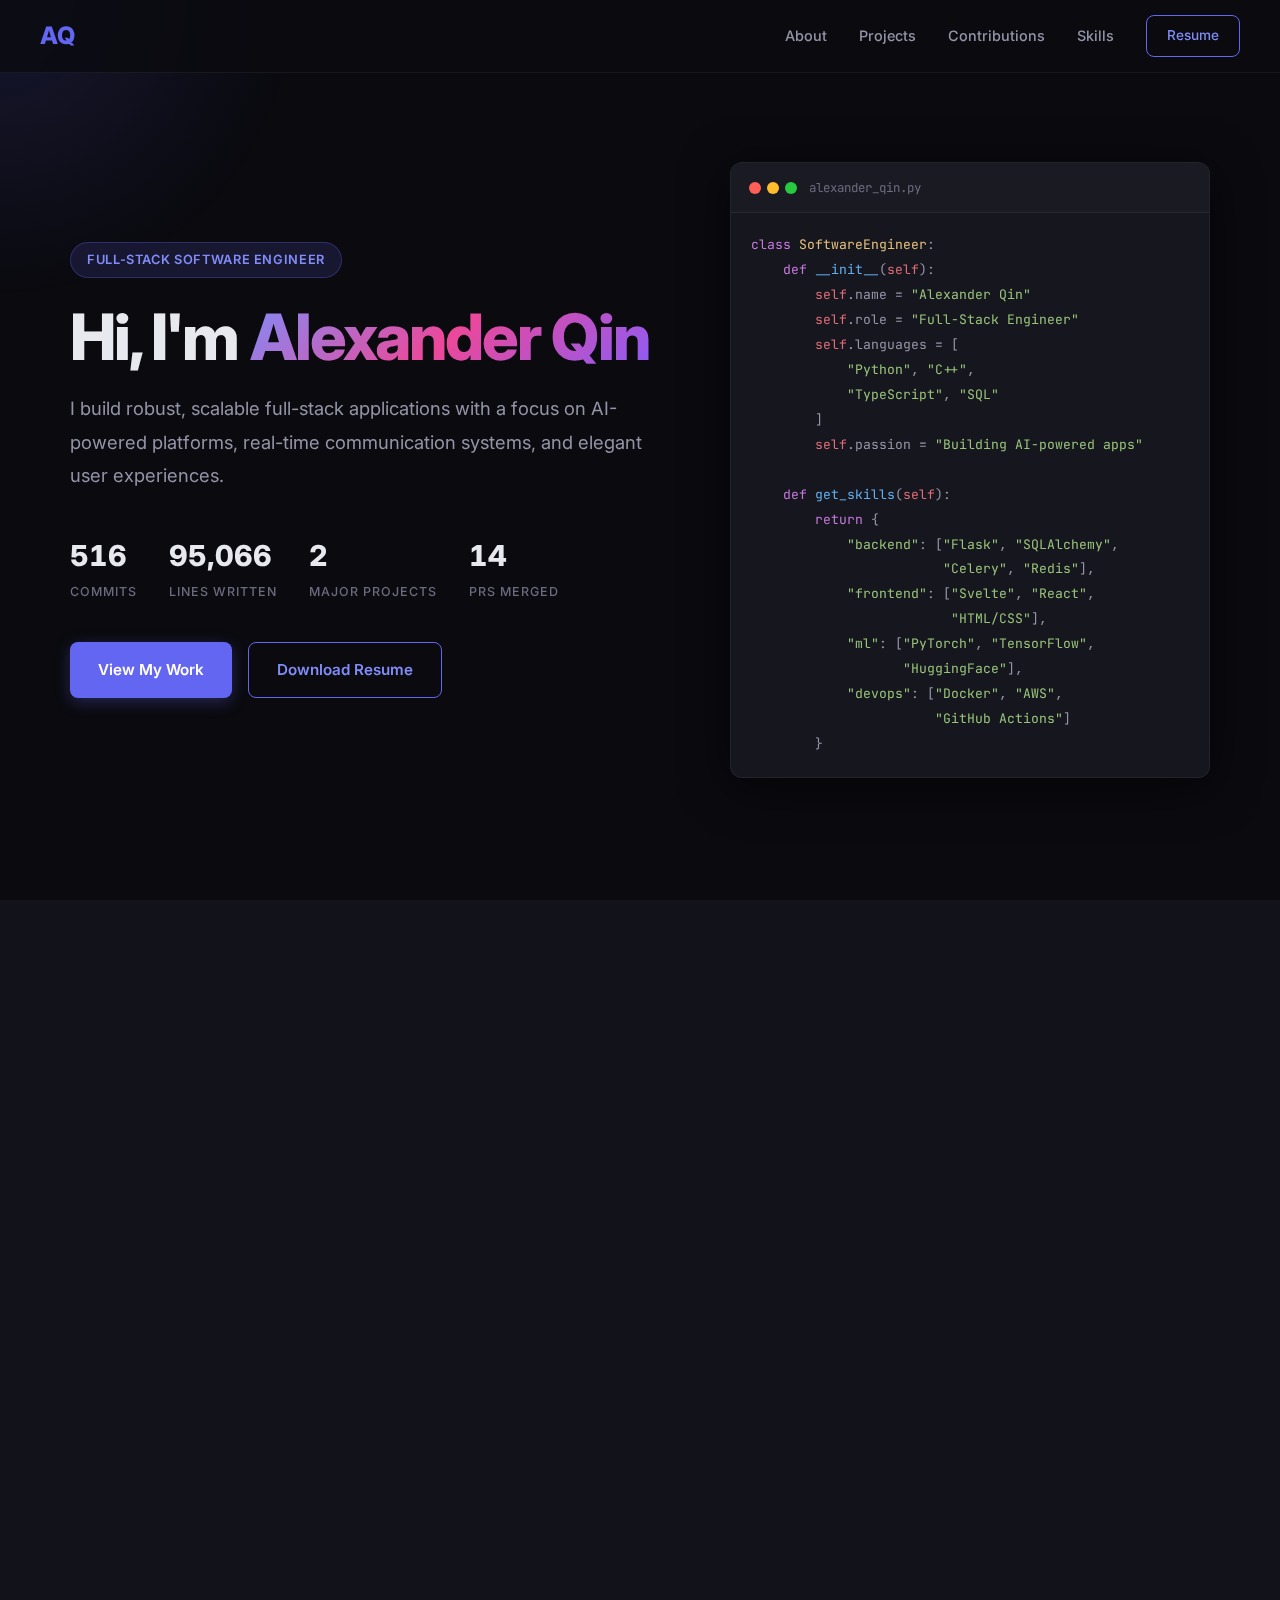
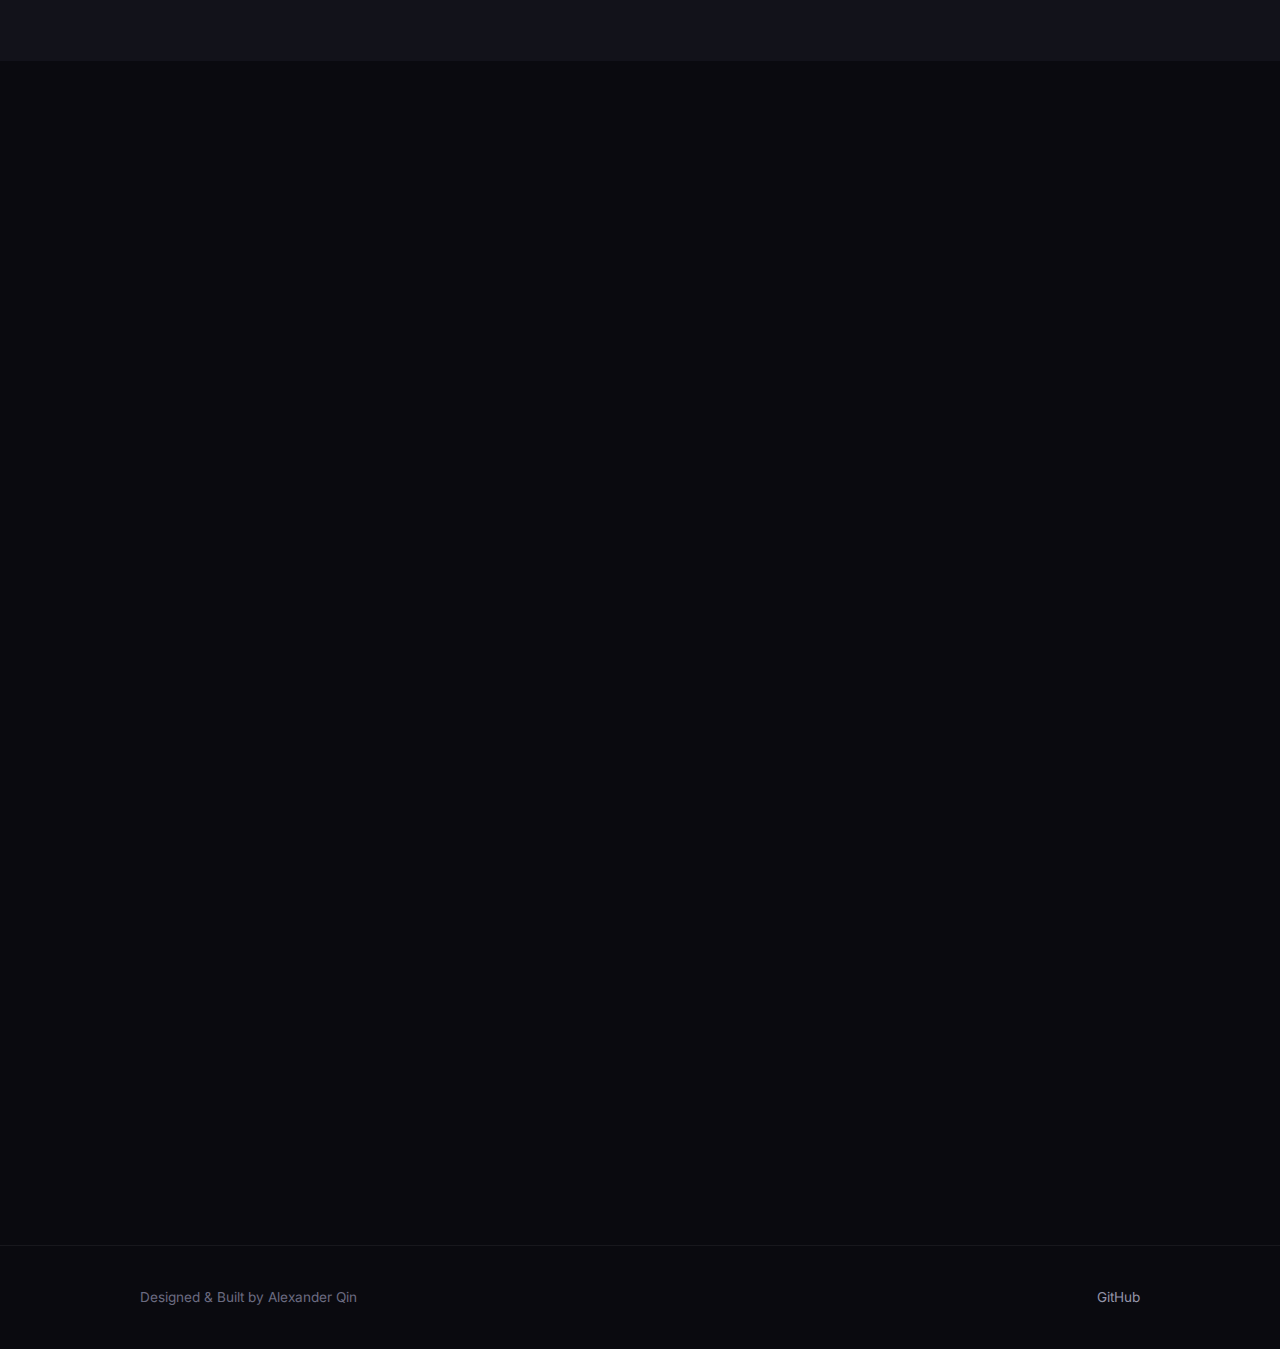
<file: index.html>
<!DOCTYPE html>
<html lang="en">
<head>
  <meta charset="UTF-8">
  <meta name="darkreader-lock">
  <meta name="color-scheme" content="dark">
  <meta name="viewport" content="width=device-width, initial-scale=1.0">
  <title>Alexander Qin — Software Engineer</title>
  <link rel="stylesheet" href="styles.css">
  <link rel="preconnect" href="https://fonts.googleapis.com">
  <link rel="preconnect" href="https://fonts.gstatic.com" crossorigin>
  <link href="https://fonts.googleapis.com/css2?family=Inter:wght@300;400;500;600;700;800&family=JetBrains+Mono:wght@400;500&display=swap" rel="stylesheet">
</head>
<body>
  <div class="cursor-glow" id="cursorGlow"></div>

  <nav class="navbar" id="navbar">
    <div class="nav-inner">
      <a href="#hero" class="nav-logo">AQ</a>
      <div class="nav-links">
        <a href="#about">About</a>
        <a href="#projects">Projects</a>
        <a href="#contributions">Contributions</a>
        <a href="#skills">Skills</a>
        <a href="resume.html" target="_blank" class="nav-resume-btn">Resume</a>
      </div>
      <button class="mobile-toggle" id="mobileToggle" aria-label="Toggle menu">
        <span></span><span></span><span></span>
      </button>
    </div>
  </nav>

  <section class="hero" id="hero">
    <div class="hero-content">
      <div class="hero-badge" data-animate="fade-up">Full-Stack Software Engineer</div>
      <h1 data-animate="fade-up" data-delay="100">
        Hi, I'm <span class="gradient-text">Alexander Qin</span>
      </h1>
      <p class="hero-subtitle" data-animate="fade-up" data-delay="200">
        I build robust, scalable full-stack applications with a focus on
        AI-powered platforms, real-time communication systems, and
        elegant user experiences.
      </p>
      <div class="hero-stats" data-animate="fade-up" data-delay="300">
        <div class="stat">
          <span class="stat-number" data-count="564">0</span>
          <span class="stat-label">Commits</span>
        </div>
        <div class="stat">
          <span class="stat-number" data-count="103714">0</span>
          <span class="stat-label">Lines Written</span>
        </div>
        <div class="stat">
          <span class="stat-number" data-count="3">0</span>
          <span class="stat-label">Major Projects</span>
        </div>
        <div class="stat">
          <span class="stat-number" data-count="16">0</span>
          <span class="stat-label">PRs Merged</span>
        </div>
      </div>
      <div class="hero-actions" data-animate="fade-up" data-delay="400">
        <a href="#projects" class="btn btn-primary">View My Work</a>
        <a href="resume.html" target="_blank" class="btn btn-outline">Download Resume</a>
      </div>
    </div>
    <div class="hero-visual" data-animate="fade-left" data-delay="200">
      <div class="code-window">
        <div class="code-header">
          <div class="code-dots">
            <span class="dot red"></span>
            <span class="dot yellow"></span>
            <span class="dot green"></span>
          </div>
          <span class="code-title">alexander_qin.py</span>
        </div>
        <pre class="code-body"><code><span class="kw">class</span> <span class="cls">SoftwareEngineer</span>:
    <span class="kw">def</span> <span class="fn">__init__</span>(<span class="param">self</span>):
        <span class="param">self</span>.name = <span class="str">"Alexander Qin"</span>
        <span class="param">self</span>.role = <span class="str">"Full-Stack Engineer"</span>
        <span class="param">self</span>.languages = [
            <span class="str">"Python"</span>, <span class="str">"C++"</span>,
            <span class="str">"TypeScript"</span>, <span class="str">"SQL"</span>
        ]
        <span class="param">self</span>.passion = <span class="str">"Building AI-powered apps"</span>

    <span class="kw">def</span> <span class="fn">get_skills</span>(<span class="param">self</span>):
        <span class="kw">return</span> {
            <span class="str">"backend"</span>: [<span class="str">"Flask"</span>, <span class="str">"SQLAlchemy"</span>,
                        <span class="str">"Celery"</span>, <span class="str">"Redis"</span>],
            <span class="str">"frontend"</span>: [<span class="str">"Svelte"</span>, <span class="str">"React"</span>,
                         <span class="str">"HTML/CSS"</span>],
            <span class="str">"ml"</span>: [<span class="str">"PyTorch"</span>, <span class="str">"TensorFlow"</span>,
                   <span class="str">"HuggingFace"</span>],
            <span class="str">"devops"</span>: [<span class="str">"Docker"</span>, <span class="str">"AWS"</span>,
                       <span class="str">"GitHub Actions"</span>]
        }</code></pre>
      </div>
    </div>
  </section>

  <section class="about" id="about">
    <div class="section-inner">
      <h2 class="section-title" data-animate="fade-up">
        <span class="section-number">01.</span> About Me
      </h2>
      <div class="about-content" data-animate="fade-up" data-delay="100">
        <div class="about-text">
          <p>
            I'm a full-stack software engineer with deep experience building production-grade
            applications that integrate AI, real-time communication, and complex data pipelines.
            My work spans the entire stack — from database schema design and backend APIs to
            polished, interactive frontends.
          </p>
          <p>
            I've contributed extensively to an AI chatting application at
            <strong>Opaida AI</strong>, shipping features across multiple third-party integrations
            and real-time communication systems. I've also independently built project management
            tools with AI-powered assistants, timeline views, and team collaboration features.
          </p>
          <p>
            I care deeply about code quality, performance, and delivering software that
            genuinely solves problems. I write clean, well-typed, well-tested code and
            thrive in fast-paced engineering environments.
          </p>
        </div>
        <div class="about-highlights">
          <div class="highlight-card">
            <div class="highlight-icon">&#x1F527;</div>
            <h3>Backend Systems</h3>
            <p>Async workers, task queues, database migrations, API design</p>
          </div>
          <div class="highlight-card">
            <div class="highlight-icon">&#x1F3A8;</div>
            <h3>Frontend Engineering</h3>
            <p>Reactive UIs, real-time updates, rich text editors</p>
          </div>
          <div class="highlight-card">
            <div class="highlight-icon">&#x1F916;</div>
            <h3>AI Integration</h3>
            <p>LLM-powered agents, prompt engineering, structured outputs</p>
          </div>
          <div class="highlight-card">
            <div class="highlight-icon">&#x1F680;</div>
            <h3>DevOps & Testing</h3>
            <p>Docker, CI/CD, E2E testing, GitHub Actions</p>
          </div>
        </div>
      </div>
    </div>
  </section>

  <section class="projects" id="projects">
    <div class="section-inner">
      <h2 class="section-title" data-animate="fade-up">
        <span class="section-number">02.</span> Featured Projects
      </h2>

      <div class="project-card featured" data-animate="fade-up" data-delay="100">
        <div class="project-header">
          <div class="project-label">Featured Project</div>
          <h3>AI Chatting Application</h3>
        </div>
        <div class="project-body">
          <p>
            An AI-powered unified communications platform that aggregates messages from
            multiple enterprise sources into a single intelligent inbox.
            Features include AI-generated email drafts, smart search,
            priority classification, real-time SSE updates, conversation threading,
            calendar management, and a full agent system with tool-calling capabilities.
          </p>
          <div class="project-contributions">
            <h4>Key Contributions</h4>
            <ul>
              <li>Built inbox sorting, filtering, and pagination with two-level caching</li>
              <li>Implemented AI-powered email draft generation with configurable signatures</li>
              <li>Created adaptive classification system with Redis-backed timers</li>
              <li>Developed third-party integrations with threaded messages and real-time sync</li>
              <li>Built calendar sync with conflict detection and event management</li>
              <li>Created comprehensive E2E testing infrastructure with Playwright</li>
              <li>Shipped 564 commits with 103K+ lines of code</li>
            </ul>
          </div>
        </div>
        <div class="project-tech">
          <span class="tech-tag">Python</span>
          <span class="tech-tag">Flask</span>
          <span class="tech-tag">Svelte</span>
          <span class="tech-tag">PostgreSQL</span>
          <span class="tech-tag">Redis</span>
          <span class="tech-tag">Celery</span>
          <span class="tech-tag">Meilisearch</span>
          <span class="tech-tag">Docker</span>
          <span class="tech-tag">Playwright</span>
          <span class="tech-tag">SSE</span>
          <span class="tech-tag">OAuth 2.0</span>
        </div>
      </div>

      <div class="project-grid">
        <div class="project-card" data-animate="fade-up" data-delay="200">
          <div class="project-header">
            <div class="project-label">Full-Stack Application</div>
            <h3>Real Estate Construction Planner</h3>
          </div>
          <div class="project-body">
            <p>
              A specialized web application for real estate construction project planning with AI-assisted
              workflows. Features include task tracking with dependencies and priorities,
              approval workflow management, document progress tracking, and an AI agent
              chat for intelligent assistance.
            </p>
          </div>
          <div class="project-tech">
            <span class="tech-tag">Python</span>
            <span class="tech-tag">Flask</span>
            <span class="tech-tag">Svelte</span>
            <span class="tech-tag">PostgreSQL</span>
            <span class="tech-tag">LLM Integration</span>
          </div>
        </div>

        <div class="project-card" data-animate="fade-up" data-delay="300">
          <div class="project-header">
            <div class="project-label">Full-Stack Application</div>
            <h3>Jira Clone Application</h3>
          </div>
          <div class="project-body">
            <p>
              A comprehensive project management platform featuring timeline-based tracking,
              phase and task management, team collaboration with role-based permissions,
              real-time chat channels for project discussions,
              and a statistics dashboard for project oversight.
            </p>
          </div>
          <div class="project-tech">
            <span class="tech-tag">Python</span>
            <span class="tech-tag">Flask</span>
            <span class="tech-tag">Svelte</span>
            <span class="tech-tag">PostgreSQL</span>
            <span class="tech-tag">SQLAlchemy</span>
            <span class="tech-tag">Alembic</span>
          </div>
        </div>
      </div>
    </div>
  </section>

  <section class="contributions" id="contributions">
    <div class="section-inner">
      <h2 class="section-title" data-animate="fade-up">
        <span class="section-number">03.</span> Contribution Breakdown
      </h2>
      <div class="contrib-grid" data-animate="fade-up" data-delay="100">
        <div class="contrib-card">
          <div class="contrib-bar" data-width="100" style="--bar-color: #6366f1;"></div>
          <div class="contrib-info">
            <span class="contrib-count">564</span>
            <span class="contrib-label">Total Commits</span>
          </div>
        </div>
        <div class="contrib-card">
          <div class="contrib-bar" data-width="31" style="--bar-color: #10b981;"></div>
          <div class="contrib-info">
            <span class="contrib-count">175</span>
            <span class="contrib-label">Bug Fixes</span>
          </div>
        </div>
        <div class="contrib-card">
          <div class="contrib-bar" data-width="13" style="--bar-color: #f59e0b;"></div>
          <div class="contrib-info">
            <span class="contrib-count">75</span>
            <span class="contrib-label">Refactors</span>
          </div>
        </div>
        <div class="contrib-card">
          <div class="contrib-bar" data-width="7" style="--bar-color: #ec4899;"></div>
          <div class="contrib-info">
            <span class="contrib-count">36</span>
            <span class="contrib-label">New Features</span>
          </div>
        </div>
        <div class="contrib-card">
          <div class="contrib-bar" data-width="3" style="--bar-color: #8b5cf6;"></div>
          <div class="contrib-info">
            <span class="contrib-count">16</span>
            <span class="contrib-label">PRs Merged</span>
          </div>
        </div>
      </div>

      <div class="commit-timeline" data-animate="fade-up" data-delay="200">
        <h3>Notable Contributions</h3>
        <div class="timeline">
          <div class="timeline-item">
            <div class="timeline-dot feat"></div>
            <div class="timeline-content">
              <span class="timeline-type">Feature</span>
              <p>Adaptive classification recheck system via Redis timers</p>
            </div>
          </div>
          <div class="timeline-item">
            <div class="timeline-dot feat"></div>
            <div class="timeline-content">
              <span class="timeline-type">Feature</span>
              <p>Inbox pagination and sorting with two-level caching</p>
            </div>
          </div>
          <div class="timeline-item">
            <div class="timeline-dot feat"></div>
            <div class="timeline-content">
              <span class="timeline-type">Feature</span>
              <p>AI-powered email draft generation with database persistence</p>
            </div>
          </div>
          <div class="timeline-item">
            <div class="timeline-dot feat"></div>
            <div class="timeline-content">
              <span class="timeline-type">Feature</span>
              <p>Microsoft Teams connector with full chat and group support</p>
            </div>
          </div>
          <div class="timeline-item">
            <div class="timeline-dot feat"></div>
            <div class="timeline-content">
              <span class="timeline-type">Feature</span>
              <p>Smart event scheduling with conflict detection and Outlook sync</p>
            </div>
          </div>
          <div class="timeline-item">
            <div class="timeline-dot feat"></div>
            <div class="timeline-content">
              <span class="timeline-type">Feature</span>
              <p>Comprehensive E2E testing infrastructure with Playwright</p>
            </div>
          </div>
          <div class="timeline-item">
            <div class="timeline-dot fix"></div>
            <div class="timeline-content">
              <span class="timeline-type">Security</span>
              <p>Fixed XSS vulnerability in HTML rendering pipeline</p>
            </div>
          </div>
          <div class="timeline-item">
            <div class="timeline-dot refactor"></div>
            <div class="timeline-content">
              <span class="timeline-type">Performance</span>
              <p>Major performance optimizations for sync processes and inbox loading</p>
            </div>
          </div>
        </div>
      </div>
    </div>
  </section>

  <section class="skills" id="skills">
    <div class="section-inner">
      <h2 class="section-title" data-animate="fade-up">
        <span class="section-number">04.</span> Technical Skills
      </h2>
      <div class="skills-grid" data-animate="fade-up" data-delay="100">
        <div class="skill-category">
          <h3>Languages</h3>
          <div class="skill-tags">
            <span class="skill-tag">Python</span>
            <span class="skill-tag">C++</span>
            <span class="skill-tag">JavaScript</span>
            <span class="skill-tag">TypeScript</span>
            <span class="skill-tag">SQL</span>
            <span class="skill-tag">R</span>
            <span class="skill-tag">Java</span>
          </div>
        </div>
        <div class="skill-category">
          <h3>Backend</h3>
          <div class="skill-tags">
            <span class="skill-tag">Flask</span>
            <span class="skill-tag">SQLAlchemy</span>
            <span class="skill-tag">Alembic</span>
            <span class="skill-tag">Celery</span>
            <span class="skill-tag">Redis</span>
            <span class="skill-tag">REST APIs</span>
            <span class="skill-tag">OAuth 2.0</span>
          </div>
        </div>
        <div class="skill-category">
          <h3>Frontend</h3>
          <div class="skill-tags">
            <span class="skill-tag">Svelte</span>
            <span class="skill-tag">React</span>
            <span class="skill-tag">Vite</span>
            <span class="skill-tag">SSE / Real-time</span>
            <span class="skill-tag">Responsive Design</span>
          </div>
        </div>
        <div class="skill-category">
          <h3>Databases</h3>
          <div class="skill-tags">
            <span class="skill-tag">PostgreSQL</span>
            <span class="skill-tag">MongoDB</span>
            <span class="skill-tag">Meilisearch</span>
            <span class="skill-tag">Redis</span>
          </div>
        </div>
        <div class="skill-category">
          <h3>ML / AI</h3>
          <div class="skill-tags">
            <span class="skill-tag">TensorFlow</span>
            <span class="skill-tag">PyTorch</span>
            <span class="skill-tag">Scikit-Learn</span>
            <span class="skill-tag">HuggingFace</span>
            <span class="skill-tag">NLP</span>
            <span class="skill-tag">Transformers</span>
            <span class="skill-tag">LLM Integration</span>
            <span class="skill-tag">Agent Systems</span>
          </div>
        </div>
        <div class="skill-category">
          <h3>DevOps & Tools</h3>
          <div class="skill-tags">
            <span class="skill-tag">Docker</span>
            <span class="skill-tag">AWS</span>
            <span class="skill-tag">GitHub Actions</span>
            <span class="skill-tag">CI/CD</span>
            <span class="skill-tag">Playwright</span>
            <span class="skill-tag">pytest</span>
            <span class="skill-tag">Git</span>
            <span class="skill-tag">Jupyter</span>
          </div>
        </div>
        <div class="skill-category">
          <h3>Techniques</h3>
          <div class="skill-tags">
            <span class="skill-tag">Agentic Models</span>
            <span class="skill-tag">Prompt Engineering</span>
            <span class="skill-tag">Feedback Learning</span>
            <span class="skill-tag">Unit Testing</span>
            <span class="skill-tag">Agile</span>
          </div>
        </div>
      </div>
    </div>
  </section>

  <footer class="footer">
    <div class="footer-inner">
      <p>Designed & Built by Alexander Qin</p>
      <div class="footer-links">
        <a href="https://github.com/Alexander-Qinn" target="_blank" rel="noopener">GitHub</a>
      </div>
    </div>
  </footer>

  <script src="script.js"></script>
</body>
</html>
</file>
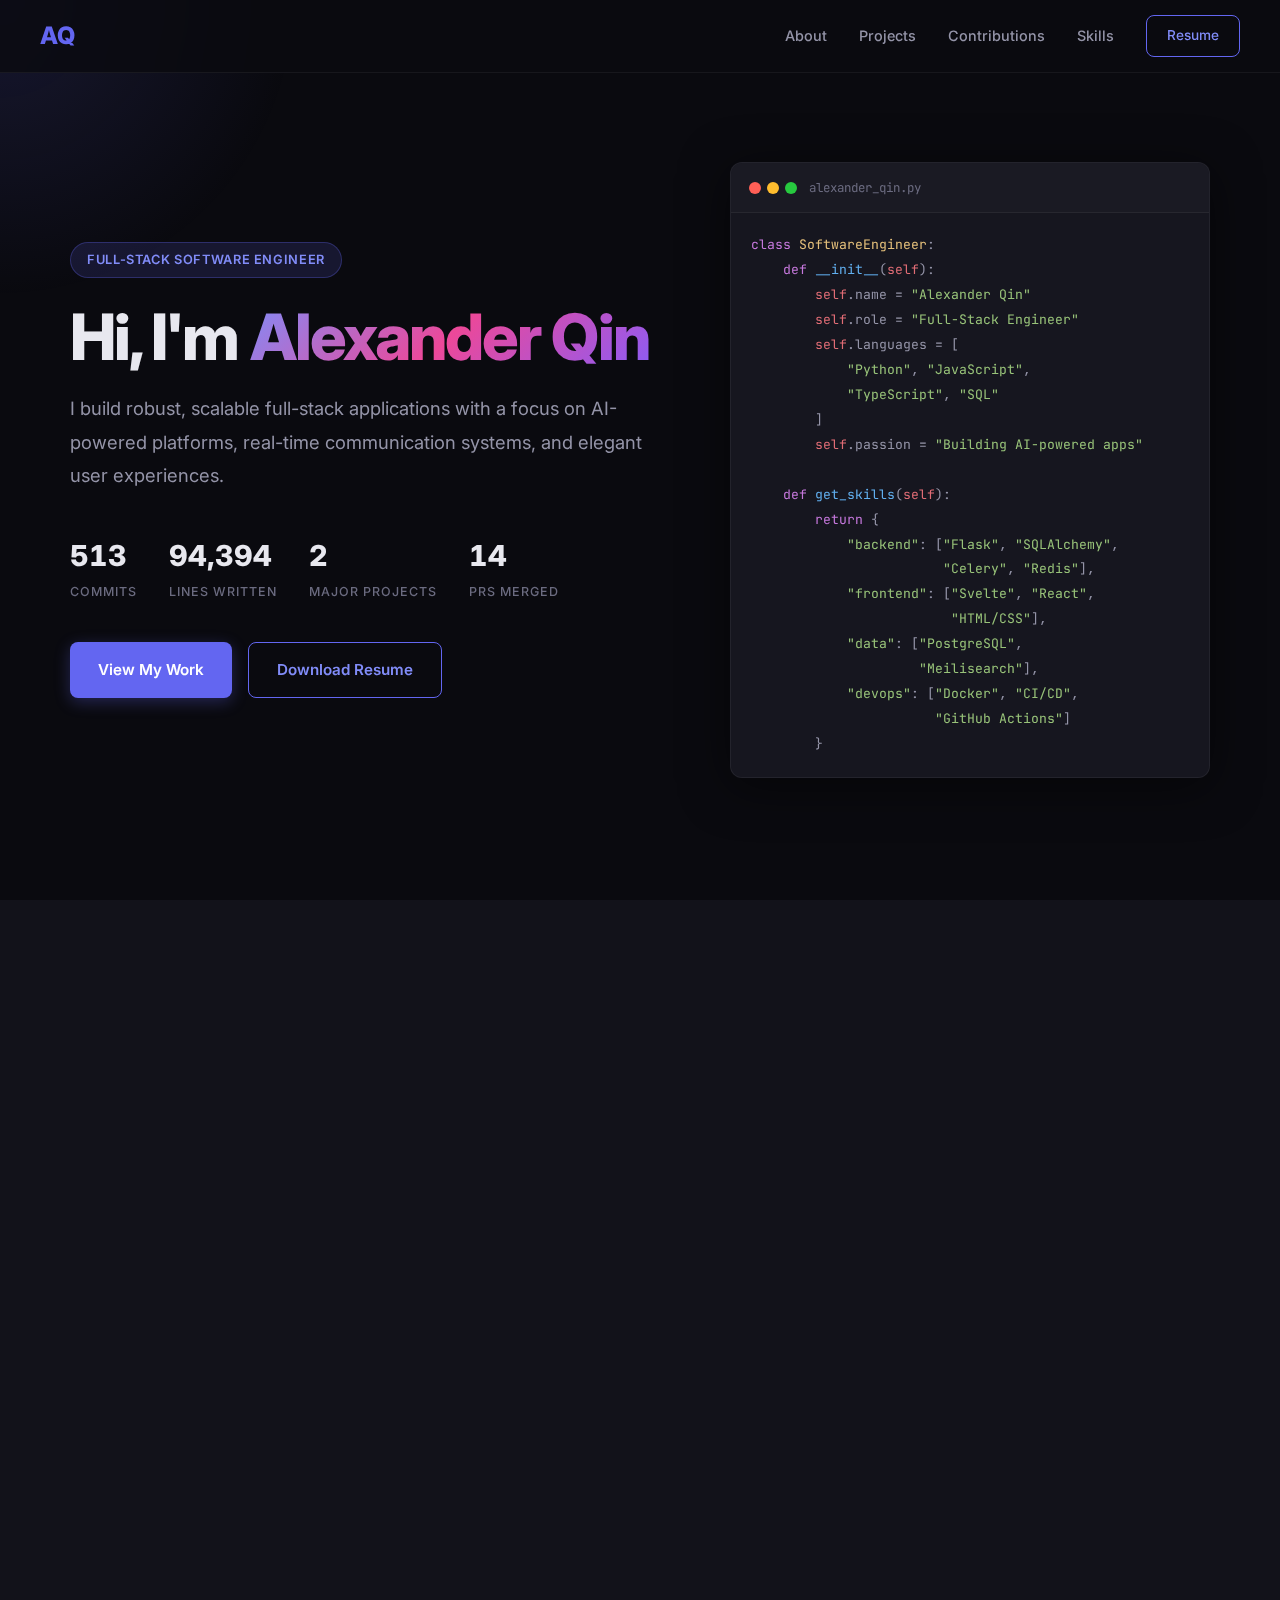
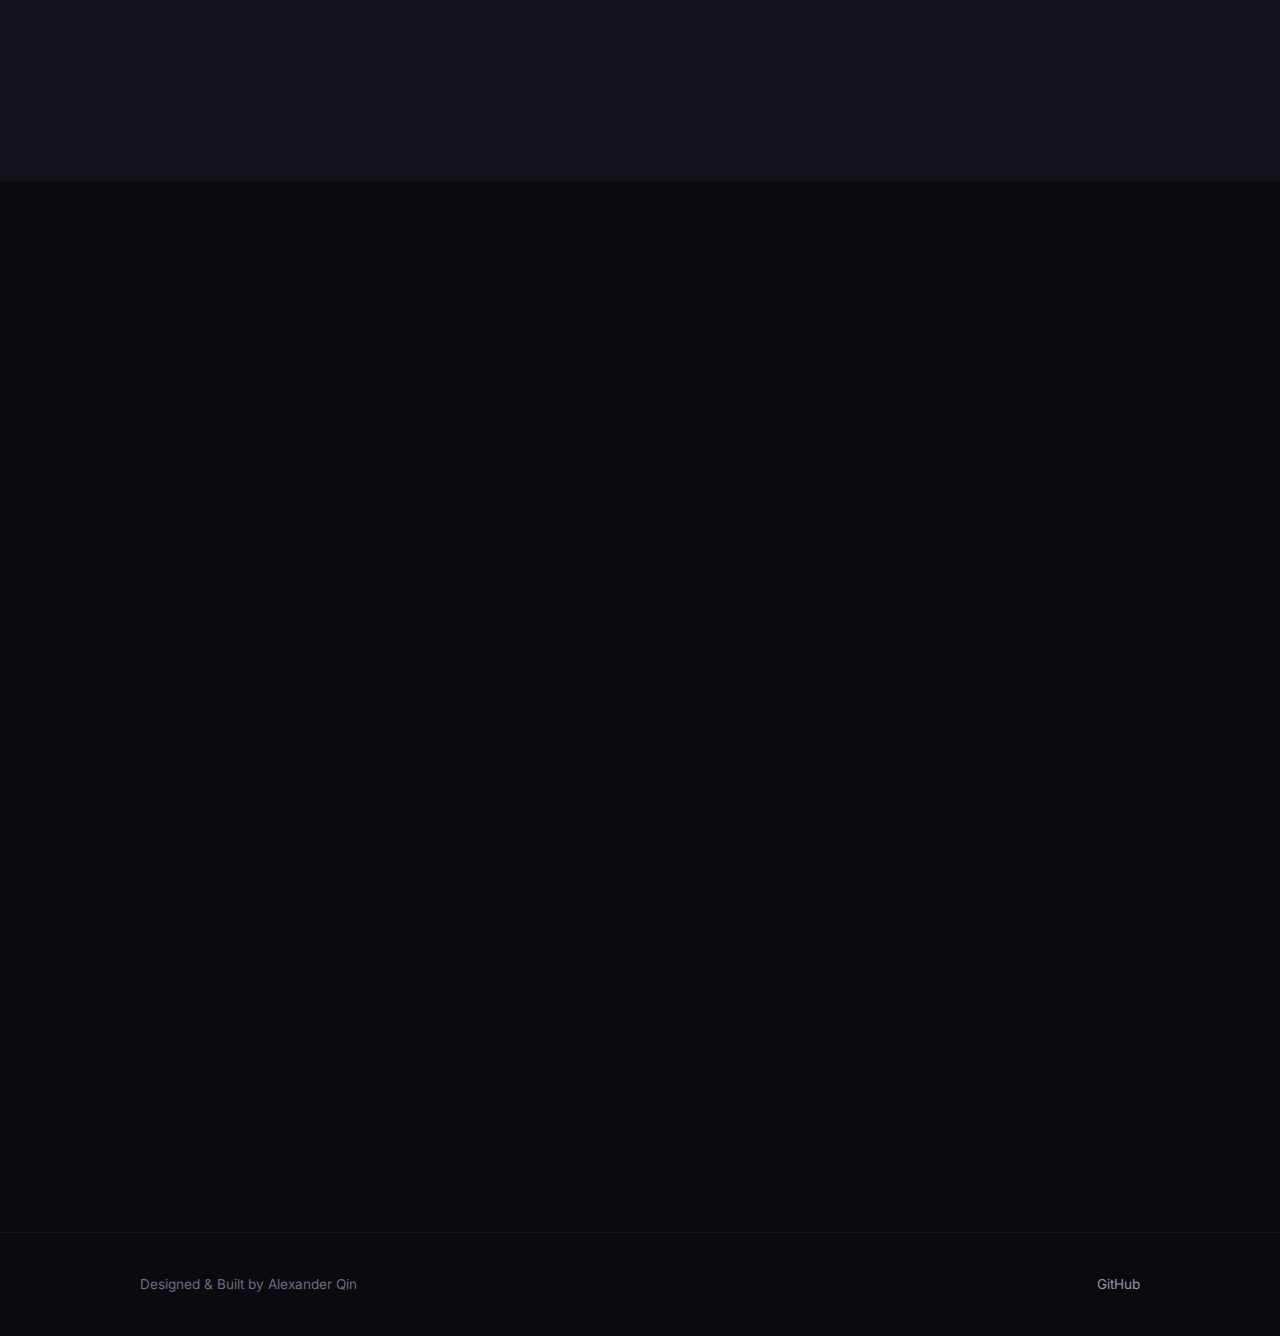
<file: index (1).html>
<!DOCTYPE html>
<html lang="en">
<head>
  <meta charset="UTF-8">
  <meta name="viewport" content="width=device-width, initial-scale=1.0">
  <title>Alexander Qin — Software Engineer</title>
  <link rel="stylesheet" href="styles.css">
  <link rel="preconnect" href="https://fonts.googleapis.com">
  <link rel="preconnect" href="https://fonts.gstatic.com" crossorigin>
  <link href="https://fonts.googleapis.com/css2?family=Inter:wght@300;400;500;600;700;800&family=JetBrains+Mono:wght@400;500&display=swap" rel="stylesheet">
</head>
<body>
  <div class="cursor-glow" id="cursorGlow"></div>

  <nav class="navbar" id="navbar">
    <div class="nav-inner">
      <a href="#hero" class="nav-logo">AQ</a>
      <div class="nav-links">
        <a href="#about">About</a>
        <a href="#projects">Projects</a>
        <a href="#contributions">Contributions</a>
        <a href="#skills">Skills</a>
        <a href="resume.html" target="_blank" class="nav-resume-btn">Resume</a>
      </div>
      <button class="mobile-toggle" id="mobileToggle" aria-label="Toggle menu">
        <span></span><span></span><span></span>
      </button>
    </div>
  </nav>

  <section class="hero" id="hero">
    <div class="hero-content">
      <div class="hero-badge" data-animate="fade-up">Full-Stack Software Engineer</div>
      <h1 data-animate="fade-up" data-delay="100">
        Hi, I'm <span class="gradient-text">Alexander Qin</span>
      </h1>
      <p class="hero-subtitle" data-animate="fade-up" data-delay="200">
        I build robust, scalable full-stack applications with a focus on
        AI-powered platforms, real-time communication systems, and
        elegant user experiences.
      </p>
      <div class="hero-stats" data-animate="fade-up" data-delay="300">
        <div class="stat">
          <span class="stat-number" data-count="564">0</span>
          <span class="stat-label">Commits</span>
        </div>
        <div class="stat">
          <span class="stat-number" data-count="103714">0</span>
          <span class="stat-label">Lines Written</span>
        </div>
        <div class="stat">
          <span class="stat-number" data-count="3">0</span>
          <span class="stat-label">Major Projects</span>
        </div>
        <div class="stat">
          <span class="stat-number" data-count="16">0</span>
          <span class="stat-label">PRs Merged</span>
        </div>
      </div>
      <div class="hero-actions" data-animate="fade-up" data-delay="400">
        <a href="#projects" class="btn btn-primary">View My Work</a>
        <a href="resume.html" target="_blank" class="btn btn-outline">Download Resume</a>
      </div>
    </div>
    <div class="hero-visual" data-animate="fade-left" data-delay="200">
      <div class="code-window">
        <div class="code-header">
          <div class="code-dots">
            <span class="dot red"></span>
            <span class="dot yellow"></span>
            <span class="dot green"></span>
          </div>
          <span class="code-title">alexander_qin.py</span>
        </div>
        <pre class="code-body"><code><span class="kw">class</span> <span class="cls">SoftwareEngineer</span>:
    <span class="kw">def</span> <span class="fn">__init__</span>(<span class="param">self</span>):
        <span class="param">self</span>.name = <span class="str">"Alexander Qin"</span>
        <span class="param">self</span>.role = <span class="str">"Full-Stack Engineer"</span>
        <span class="param">self</span>.languages = [
            <span class="str">"Python"</span>, <span class="str">"JavaScript"</span>,
            <span class="str">"TypeScript"</span>, <span class="str">"SQL"</span>
        ]
        <span class="param">self</span>.passion = <span class="str">"Building AI-powered apps"</span>

    <span class="kw">def</span> <span class="fn">get_skills</span>(<span class="param">self</span>):
        <span class="kw">return</span> {
            <span class="str">"backend"</span>: [<span class="str">"Flask"</span>, <span class="str">"SQLAlchemy"</span>,
                        <span class="str">"Celery"</span>, <span class="str">"Redis"</span>],
            <span class="str">"frontend"</span>: [<span class="str">"Svelte"</span>, <span class="str">"React"</span>,
                         <span class="str">"HTML/CSS"</span>],
            <span class="str">"data"</span>: [<span class="str">"PostgreSQL"</span>,
                     <span class="str">"Meilisearch"</span>],
            <span class="str">"devops"</span>: [<span class="str">"Docker"</span>, <span class="str">"CI/CD"</span>,
                       <span class="str">"GitHub Actions"</span>]
        }</code></pre>
      </div>
    </div>
  </section>

  <section class="about" id="about">
    <div class="section-inner">
      <h2 class="section-title" data-animate="fade-up">
        <span class="section-number">01.</span> About Me
      </h2>
      <div class="about-content" data-animate="fade-up" data-delay="100">
        <div class="about-text">
          <p>
            I'm a full-stack software engineer with deep experience building production-grade
            applications that integrate AI, real-time communication, and complex data pipelines.
            My work spans the entire stack — from database schema design and backend APIs to
            polished, interactive frontends.
          </p>
          <p>
            I've contributed extensively to a Unified Communications Agent platform at
            <strong>Opaida AI</strong>, shipping features across Slack, Outlook, Gmail, Jira,
            and Microsoft Teams integrations. I've also independently built project management
            tools with AI-powered assistants, timeline views, and team collaboration features.
          </p>
          <p>
            I care deeply about code quality, performance, and delivering software that
            genuinely solves problems. I write clean, well-typed, well-tested code and
            thrive in fast-paced engineering environments.
          </p>
        </div>
        <div class="about-highlights">
          <div class="highlight-card">
            <div class="highlight-icon">&#x1F527;</div>
            <h3>Backend Systems</h3>
            <p>Async workers, task queues, database migrations, API design</p>
          </div>
          <div class="highlight-card">
            <div class="highlight-icon">&#x1F3A8;</div>
            <h3>Frontend Engineering</h3>
            <p>Reactive UIs, real-time updates, rich text editors</p>
          </div>
          <div class="highlight-card">
            <div class="highlight-icon">&#x1F916;</div>
            <h3>AI Integration</h3>
            <p>LLM-powered agents, prompt engineering, structured outputs</p>
          </div>
          <div class="highlight-card">
            <div class="highlight-icon">&#x1F680;</div>
            <h3>DevOps & Testing</h3>
            <p>Docker, CI/CD, E2E testing, GitHub Actions</p>
          </div>
        </div>
      </div>
    </div>
  </section>

  <section class="projects" id="projects">
    <div class="section-inner">
      <h2 class="section-title" data-animate="fade-up">
        <span class="section-number">02.</span> Featured Projects
      </h2>

      <div class="project-card featured" data-animate="fade-up" data-delay="100">
        <div class="project-header">
          <div class="project-label">Featured Project</div>
          <h3>Unified Communications Agent (UCA)</h3>
        </div>
        <div class="project-body">
          <p>
            An AI-powered unified communications platform that aggregates messages from
            Slack, Outlook, Gmail, Jira, and Microsoft Teams into a single intelligent inbox.
            Features include AI-generated email drafts, smart search with Meilisearch,
            priority classification, real-time SSE updates, conversation threading,
            calendar management, and a full agent system with tool-calling capabilities.
          </p>
          <div class="project-contributions">
            <h4>Key Contributions</h4>
            <ul>
              <li>Built inbox sorting, filtering, and pagination with two-level caching</li>
              <li>Implemented AI-powered email draft generation with configurable signatures</li>
              <li>Created adaptive classification system with Redis-backed timers</li>
              <li>Developed Slack integration with threaded messages, replies, and emoji support</li>
              <li>Built Outlook calendar sync with conflict detection and event management</li>
              <li>Implemented Jira integration with real-time comments, attachments, and ticket creation</li>
              <li>Designed Microsoft Teams connector with full chat support</li>
              <li>Created comprehensive E2E testing infrastructure with Playwright</li>
              <li>Shipped 564 commits with 103K+ lines of code</li>
            </ul>
          </div>
        </div>
        <div class="project-tech">
          <span class="tech-tag">Python</span>
          <span class="tech-tag">Flask</span>
          <span class="tech-tag">Svelte</span>
          <span class="tech-tag">PostgreSQL</span>
          <span class="tech-tag">Redis</span>
          <span class="tech-tag">Celery</span>
          <span class="tech-tag">Meilisearch</span>
          <span class="tech-tag">Docker</span>
          <span class="tech-tag">Playwright</span>
          <span class="tech-tag">SSE</span>
          <span class="tech-tag">Microsoft Graph API</span>
          <span class="tech-tag">Slack API</span>
          <span class="tech-tag">Jira API</span>
        </div>
      </div>

      <div class="project-grid">
        <div class="project-card" data-animate="fade-up" data-delay="200">
          <div class="project-header">
            <div class="project-label">Full-Stack Application</div>
            <h3>NavyTool</h3>
          </div>
          <div class="project-body">
            <p>
              A specialized web application for Navy project management with AI-assisted
              workflows. Features include task tracking with dependencies and priorities,
              signature workflow management, document progress tracking, and an AI agent
              chat powered by Groq (Llama 3.1) for intelligent assistance.
            </p>
          </div>
          <div class="project-tech">
            <span class="tech-tag">Python</span>
            <span class="tech-tag">Flask</span>
            <span class="tech-tag">Svelte</span>
            <span class="tech-tag">PostgreSQL</span>
            <span class="tech-tag">Groq API</span>
            <span class="tech-tag">Llama 3.1</span>
          </div>
        </div>

        <div class="project-card" data-animate="fade-up" data-delay="300">
          <div class="project-header">
            <div class="project-label">Full-Stack Application</div>
            <h3>ProjectManagingTool</h3>
          </div>
          <div class="project-body">
            <p>
              A comprehensive project management platform featuring timeline-based tracking,
              phase and task management, team collaboration with role-based permissions
              (PM, Lead, Member, Viewer), Discord-style chat channels for project discussions,
              and a statistics dashboard for project oversight.
            </p>
          </div>
          <div class="project-tech">
            <span class="tech-tag">Python</span>
            <span class="tech-tag">Flask</span>
            <span class="tech-tag">Svelte</span>
            <span class="tech-tag">PostgreSQL</span>
            <span class="tech-tag">SQLAlchemy</span>
            <span class="tech-tag">Alembic</span>
          </div>
        </div>
      </div>
    </div>
  </section>

  <section class="contributions" id="contributions">
    <div class="section-inner">
      <h2 class="section-title" data-animate="fade-up">
        <span class="section-number">03.</span> Contribution Breakdown
      </h2>
      <div class="contrib-grid" data-animate="fade-up" data-delay="100">
        <div class="contrib-card">
          <div class="contrib-bar" data-width="100" style="--bar-color: #6366f1;"></div>
          <div class="contrib-info">
            <span class="contrib-count">564</span>
            <span class="contrib-label">Total Commits</span>
          </div>
        </div>
        <div class="contrib-card">
          <div class="contrib-bar" data-width="31" style="--bar-color: #10b981;"></div>
          <div class="contrib-info">
            <span class="contrib-count">175</span>
            <span class="contrib-label">Bug Fixes</span>
          </div>
        </div>
        <div class="contrib-card">
          <div class="contrib-bar" data-width="13" style="--bar-color: #f59e0b;"></div>
          <div class="contrib-info">
            <span class="contrib-count">75</span>
            <span class="contrib-label">Refactors</span>
          </div>
        </div>
        <div class="contrib-card">
          <div class="contrib-bar" data-width="7" style="--bar-color: #ec4899;"></div>
          <div class="contrib-info">
            <span class="contrib-count">36</span>
            <span class="contrib-label">New Features</span>
          </div>
        </div>
        <div class="contrib-card">
          <div class="contrib-bar" data-width="3" style="--bar-color: #8b5cf6;"></div>
          <div class="contrib-info">
            <span class="contrib-count">16</span>
            <span class="contrib-label">PRs Merged</span>
          </div>
        </div>
      </div>

      <div class="commit-timeline" data-animate="fade-up" data-delay="200">
        <h3>Notable Contributions</h3>
        <div class="timeline">
          <div class="timeline-item">
            <div class="timeline-dot feat"></div>
            <div class="timeline-content">
              <span class="timeline-type">Feature</span>
              <p>Adaptive classification recheck system via Redis timers</p>
            </div>
          </div>
          <div class="timeline-item">
            <div class="timeline-dot feat"></div>
            <div class="timeline-content">
              <span class="timeline-type">Feature</span>
              <p>Inbox pagination and sorting with two-level caching</p>
            </div>
          </div>
          <div class="timeline-item">
            <div class="timeline-dot feat"></div>
            <div class="timeline-content">
              <span class="timeline-type">Feature</span>
              <p>AI-powered email draft generation with database persistence</p>
            </div>
          </div>
          <div class="timeline-item">
            <div class="timeline-dot feat"></div>
            <div class="timeline-content">
              <span class="timeline-type">Feature</span>
              <p>Microsoft Teams connector with full chat and group support</p>
            </div>
          </div>
          <div class="timeline-item">
            <div class="timeline-dot feat"></div>
            <div class="timeline-content">
              <span class="timeline-type">Feature</span>
              <p>Smart event scheduling with conflict detection and Outlook sync</p>
            </div>
          </div>
          <div class="timeline-item">
            <div class="timeline-dot feat"></div>
            <div class="timeline-content">
              <span class="timeline-type">Feature</span>
              <p>Comprehensive E2E testing infrastructure with Playwright</p>
            </div>
          </div>
          <div class="timeline-item">
            <div class="timeline-dot fix"></div>
            <div class="timeline-content">
              <span class="timeline-type">Security</span>
              <p>Fixed XSS vulnerability in HTML rendering pipeline</p>
            </div>
          </div>
          <div class="timeline-item">
            <div class="timeline-dot refactor"></div>
            <div class="timeline-content">
              <span class="timeline-type">Performance</span>
              <p>Major performance optimizations for sync processes and inbox loading</p>
            </div>
          </div>
        </div>
      </div>
    </div>
  </section>

  <section class="skills" id="skills">
    <div class="section-inner">
      <h2 class="section-title" data-animate="fade-up">
        <span class="section-number">04.</span> Technical Skills
      </h2>
      <div class="skills-grid" data-animate="fade-up" data-delay="100">
        <div class="skill-category">
          <h3>Languages</h3>
          <div class="skill-tags">
            <span class="skill-tag">Python</span>
            <span class="skill-tag">JavaScript</span>
            <span class="skill-tag">TypeScript</span>
            <span class="skill-tag">SQL</span>
            <span class="skill-tag">HTML/CSS</span>
          </div>
        </div>
        <div class="skill-category">
          <h3>Backend</h3>
          <div class="skill-tags">
            <span class="skill-tag">Flask</span>
            <span class="skill-tag">SQLAlchemy</span>
            <span class="skill-tag">Alembic</span>
            <span class="skill-tag">Celery</span>
            <span class="skill-tag">Redis</span>
            <span class="skill-tag">REST APIs</span>
            <span class="skill-tag">OAuth 2.0</span>
          </div>
        </div>
        <div class="skill-category">
          <h3>Frontend</h3>
          <div class="skill-tags">
            <span class="skill-tag">Svelte</span>
            <span class="skill-tag">React</span>
            <span class="skill-tag">Vite</span>
            <span class="skill-tag">SSE / Real-time</span>
            <span class="skill-tag">Responsive Design</span>
          </div>
        </div>
        <div class="skill-category">
          <h3>Databases</h3>
          <div class="skill-tags">
            <span class="skill-tag">PostgreSQL</span>
            <span class="skill-tag">Meilisearch</span>
            <span class="skill-tag">Redis</span>
          </div>
        </div>
        <div class="skill-category">
          <h3>AI / LLM</h3>
          <div class="skill-tags">
            <span class="skill-tag">LLM Integration</span>
            <span class="skill-tag">Prompt Engineering</span>
            <span class="skill-tag">Groq API</span>
            <span class="skill-tag">Structured Outputs</span>
            <span class="skill-tag">Agent Systems</span>
          </div>
        </div>
        <div class="skill-category">
          <h3>DevOps & Tools</h3>
          <div class="skill-tags">
            <span class="skill-tag">Docker</span>
            <span class="skill-tag">GitHub Actions</span>
            <span class="skill-tag">CI/CD</span>
            <span class="skill-tag">Playwright</span>
            <span class="skill-tag">pytest</span>
            <span class="skill-tag">Git</span>
          </div>
        </div>
        <div class="skill-category">
          <h3>APIs & Integrations</h3>
          <div class="skill-tags">
            <span class="skill-tag">Microsoft Graph</span>
            <span class="skill-tag">Slack API</span>
            <span class="skill-tag">Jira API</span>
            <span class="skill-tag">Gmail API</span>
          </div>
        </div>
      </div>
    </div>
  </section>

  <footer class="footer">
    <div class="footer-inner">
      <p>Designed & Built by Alexander Qin</p>
      <div class="footer-links">
        <a href="https://github.com/Alexander-Qinn" target="_blank" rel="noopener">GitHub</a>
      </div>
    </div>
  </footer>

  <script src="script.js"></script>
</body>
</html>
</file>
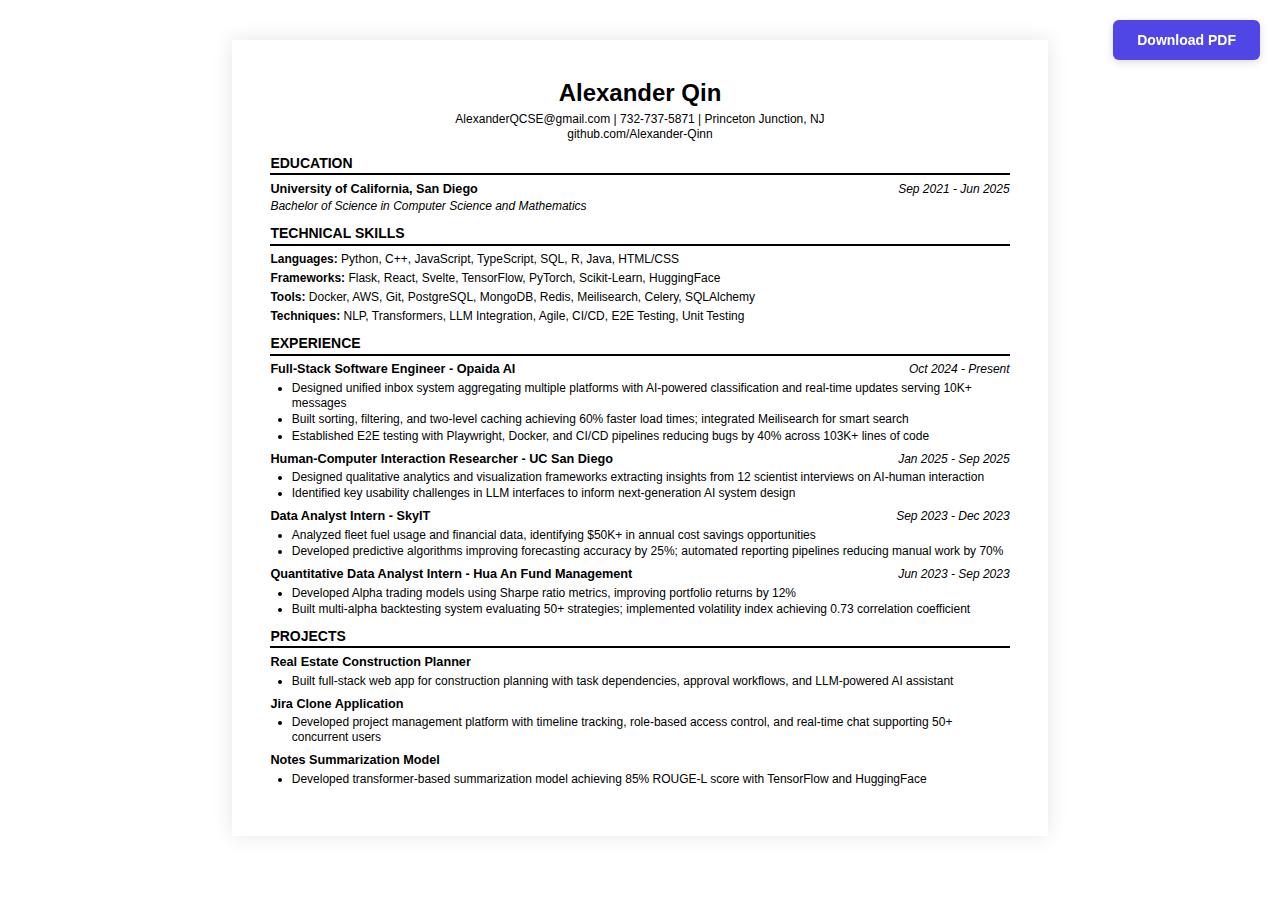
<file: resume-ats.html>
<!DOCTYPE html>
<html lang="en">
<head>
  <meta charset="UTF-8">
  <meta name="viewport" content="width=device-width, initial-scale=1.0">
  <title>Alexander Qin - Resume</title>
  <style>
    * {
      margin: 0;
      padding: 0;
      box-sizing: border-box;
    }

    body {
      font-family: 'Arial', 'Helvetica', sans-serif;
      font-size: 9.5pt;
      line-height: 1.25;
      color: #000000;
      background: #ffffff;
      max-width: 8.5in;
      margin: 0 auto;
      padding: 0.4in;
    }

    h1 {
      font-size: 18pt;
      font-weight: bold;
      margin-bottom: 3pt;
      text-align: center;
    }

    .contact-info {
      text-align: center;
      font-size: 9pt;
      margin-bottom: 10pt;
      line-height: 1.2;
    }

    .contact-info a {
      color: #000000;
      text-decoration: none;
    }

    h2 {
      font-size: 10.5pt;
      font-weight: bold;
      text-transform: uppercase;
      border-bottom: 1.5pt solid #000000;
      margin-top: 8pt;
      margin-bottom: 5pt;
      padding-bottom: 1pt;
    }

    .section {
      margin-bottom: 8pt;
    }

    .entry {
      margin-bottom: 6pt;
    }

    .entry-header {
      display: flex;
      justify-content: space-between;
      align-items: baseline;
      margin-bottom: 1pt;
    }

    .entry-title {
      font-weight: bold;
      font-size: 9.5pt;
    }

    .entry-date {
      font-size: 9pt;
      font-style: italic;
    }

    .entry-subtitle {
      font-size: 9pt;
      font-style: italic;
      margin-bottom: 2pt;
    }

    ul {
      margin-left: 16pt;
      margin-top: 2pt;
    }

    li {
      margin-bottom: 1pt;
      font-size: 9pt;
    }

    .skills-entry {
      margin-bottom: 3pt;
      font-size: 9pt;
    }

    .skills-label {
      font-weight: bold;
      display: inline;
    }

    .skills-content {
      display: inline;
    }

    .download-btn {
      position: fixed;
      top: 20px;
      right: 20px;
      background: #4f46e5;
      color: white;
      border: none;
      padding: 12px 24px;
      border-radius: 6px;
      cursor: pointer;
      font-size: 14px;
      font-weight: 600;
      box-shadow: 0 2px 8px rgba(0,0,0,0.15);
      z-index: 1000;
    }

    .download-btn:hover {
      background: #4338ca;
    }

    @media print {
      body {
        padding: 0;
        margin: 0;
        font-size: 9pt;
      }

      .download-btn {
        display: none !important;
      }

      @page {
        margin: 0.4in 0.5in;
        size: letter;
      }
      
      h2 {
        page-break-after: avoid;
      }
      
      .entry {
        page-break-inside: avoid;
      }
    }

    @media screen {
      body {
        box-shadow: 0 0 20px rgba(0,0,0,0.1);
        margin: 40px auto;
      }
    }
  </style>
</head>
<body>
  <button class="download-btn" onclick="window.print()">Download PDF</button>

  <h1>Alexander Qin</h1>
  
  <div class="contact-info">
    <div>AlexanderQCSE@gmail.com | 732-737-5871 | Princeton Junction, NJ</div>
    <div><a href="https://github.com/Alexander-Qinn">github.com/Alexander-Qinn</a></div>
  </div>

  <div class="section">
    <h2>Education</h2>
    <div class="entry">
      <div class="entry-header">
        <span class="entry-title">University of California, San Diego</span>
        <span class="entry-date">Sep 2021 - Jun 2025</span>
      </div>
      <div class="entry-subtitle">Bachelor of Science in Computer Science and Mathematics</div>
    </div>
  </div>

  <div class="section">
    <h2>Technical Skills</h2>
    <div class="skills-entry">
      <span class="skills-label">Languages:</span>
      <span class="skills-content">Python, C++, JavaScript, TypeScript, SQL, R, Java, HTML/CSS</span>
    </div>
    <div class="skills-entry">
      <span class="skills-label">Frameworks:</span>
      <span class="skills-content">Flask, React, Svelte, TensorFlow, PyTorch, Scikit-Learn, HuggingFace</span>
    </div>
    <div class="skills-entry">
      <span class="skills-label">Tools:</span>
      <span class="skills-content">Docker, AWS, Git, PostgreSQL, MongoDB, Redis, Meilisearch, Celery, SQLAlchemy</span>
    </div>
    <div class="skills-entry">
      <span class="skills-label">Techniques:</span>
      <span class="skills-content">NLP, Transformers, LLM Integration, Agile, CI/CD, E2E Testing, Unit Testing</span>
    </div>
  </div>

  <div class="section">
    <h2>Experience</h2>

    <div class="entry">
      <div class="entry-header">
        <span class="entry-title">Full-Stack Software Engineer - Opaida AI</span>
        <span class="entry-date">Oct 2024 - Present</span>
      </div>
      <ul>
        <li>Designed unified inbox system aggregating multiple platforms with AI-powered classification and real-time updates serving 10K+ messages</li>
        <li>Built sorting, filtering, and two-level caching achieving 60% faster load times; integrated Meilisearch for smart search</li>
        <li>Established E2E testing with Playwright, Docker, and CI/CD pipelines reducing bugs by 40% across 103K+ lines of code</li>
      </ul>
    </div>

    <div class="entry">
      <div class="entry-header">
        <span class="entry-title">Human-Computer Interaction Researcher - UC San Diego</span>
        <span class="entry-date">Jan 2025 - Sep 2025</span>
      </div>
      <ul>
        <li>Designed qualitative analytics and visualization frameworks extracting insights from 12 scientist interviews on AI-human interaction</li>
        <li>Identified key usability challenges in LLM interfaces to inform next-generation AI system design</li>
      </ul>
    </div>

    <div class="entry">
      <div class="entry-header">
        <span class="entry-title">Data Analyst Intern - SkyIT</span>
        <span class="entry-date">Sep 2023 - Dec 2023</span>
      </div>
      <ul>
        <li>Analyzed fleet fuel usage and financial data, identifying $50K+ in annual cost savings opportunities</li>
        <li>Developed predictive algorithms improving forecasting accuracy by 25%; automated reporting pipelines reducing manual work by 70%</li>
      </ul>
    </div>

    <div class="entry">
      <div class="entry-header">
        <span class="entry-title">Quantitative Data Analyst Intern - Hua An Fund Management</span>
        <span class="entry-date">Jun 2023 - Sep 2023</span>
      </div>
      <ul>
        <li>Developed Alpha trading models using Sharpe ratio metrics, improving portfolio returns by 12%</li>
        <li>Built multi-alpha backtesting system evaluating 50+ strategies; implemented volatility index achieving 0.73 correlation coefficient</li>
      </ul>
    </div>
  </div>

  <div class="section">
    <h2>Projects</h2>

    <div class="entry">
      <div class="entry-header">
        <span class="entry-title">Real Estate Construction Planner</span>
      </div>
      <ul>
        <li>Built full-stack web app for construction planning with task dependencies, approval workflows, and LLM-powered AI assistant</li>
      </ul>
    </div>

    <div class="entry">
      <div class="entry-header">
        <span class="entry-title">Jira Clone Application</span>
      </div>
      <ul>
        <li>Developed project management platform with timeline tracking, role-based access control, and real-time chat supporting 50+ concurrent users</li>
      </ul>
    </div>

    <div class="entry">
      <div class="entry-header">
        <span class="entry-title">Notes Summarization Model</span>
      </div>
      <ul>
        <li>Developed transformer-based summarization model achieving 85% ROUGE-L score with TensorFlow and HuggingFace</li>
      </ul>
    </div>
  </div>

</body>
</html>
</file>
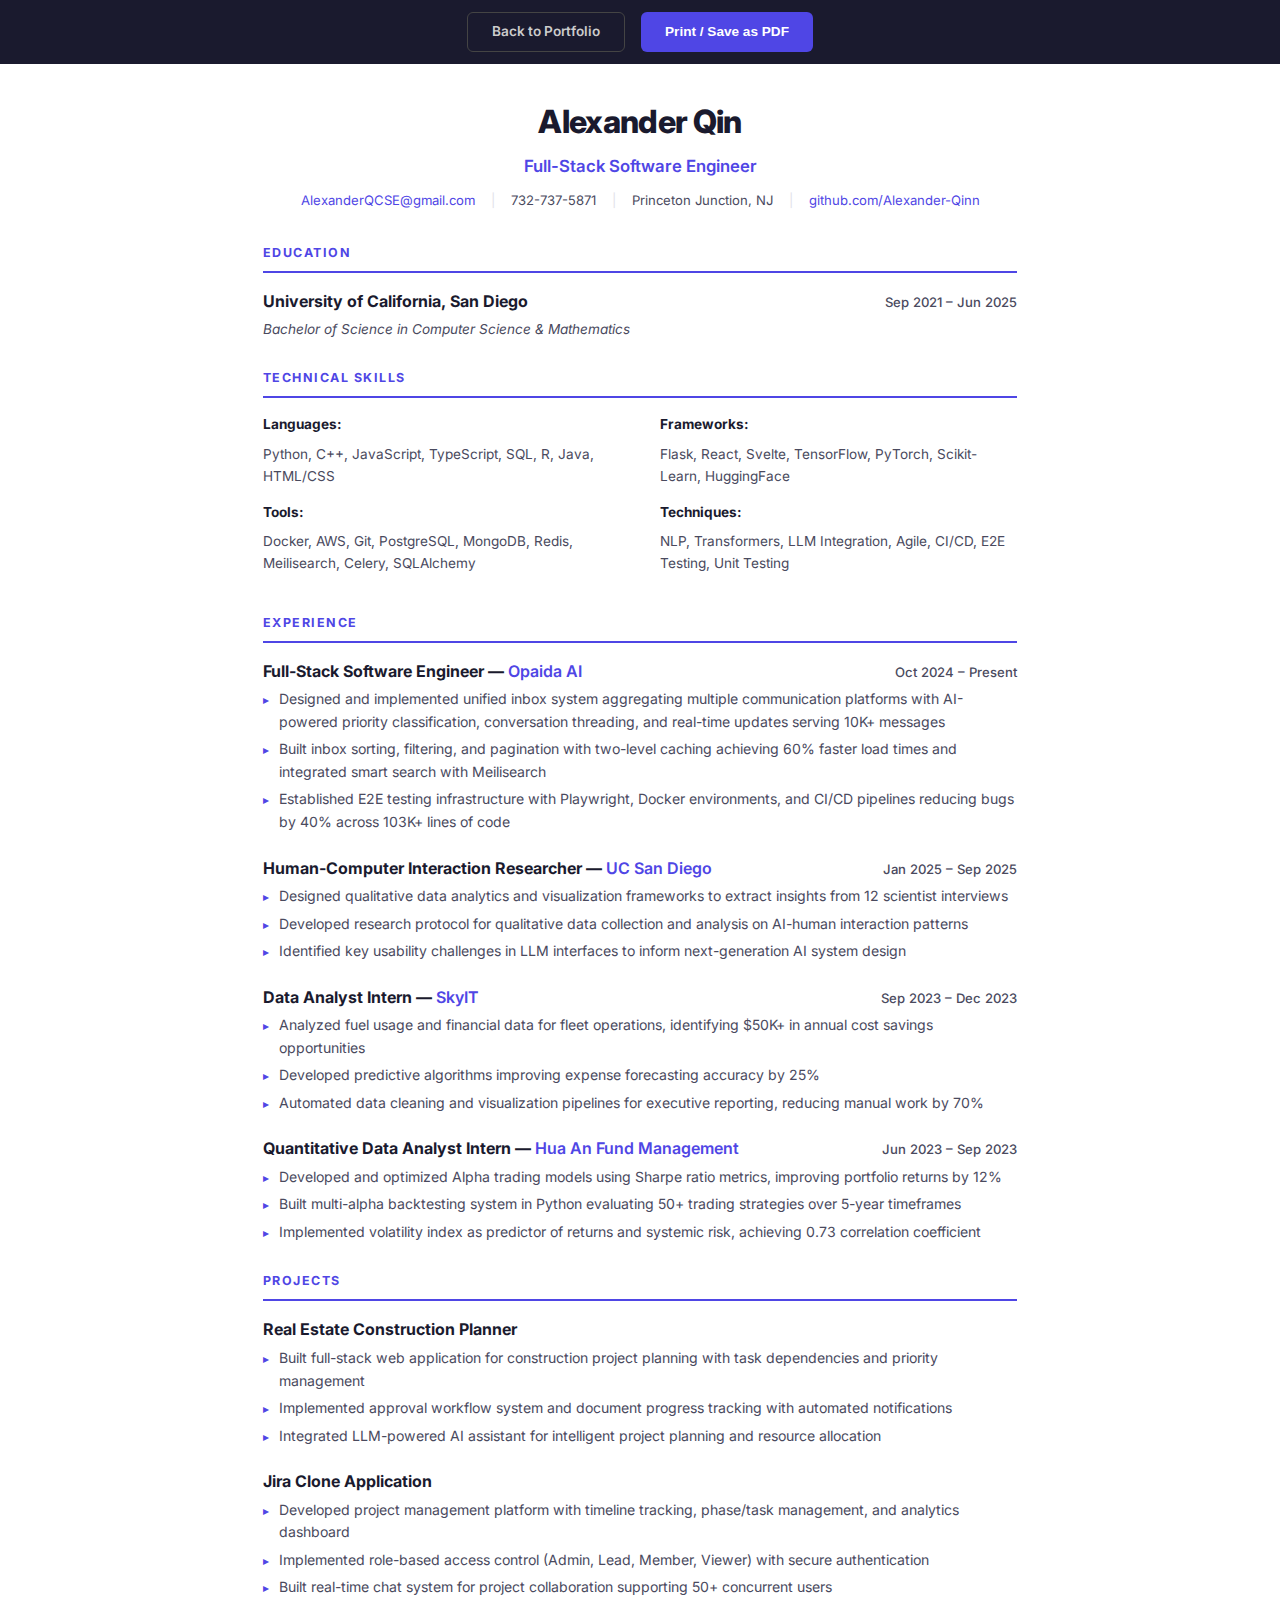
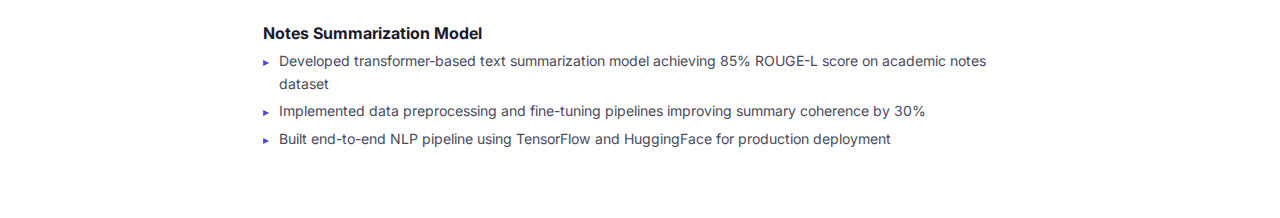
<file: resume.html>
<!DOCTYPE html>
<html lang="en">
<head>
  <meta charset="UTF-8">
  <meta name="darkreader-lock">
  <meta name="color-scheme" content="light">
  <meta name="viewport" content="width=device-width, initial-scale=1.0">
  <title>Alexander Qin — Resume</title>
  <link rel="preconnect" href="https://fonts.googleapis.com">
  <link rel="preconnect" href="https://fonts.gstatic.com" crossorigin>
  <link href="https://fonts.googleapis.com/css2?family=Inter:wght@300;400;500;600;700;800&family=JetBrains+Mono:wght@400;500&display=swap" rel="stylesheet">
  <style>
    :root {
      --text: #1a1a2e;
      --text-secondary: #4a4a5e;
      --accent: #4f46e5;
      --accent-light: #6366f1;
      --border: #e2e2ea;
      --bg: #ffffff;
      --bg-subtle: #f8f8fc;
    }

    *, *::before, *::after {
      box-sizing: border-box;
      margin: 0;
      padding: 0;
    }

    body {
      font-family: 'Inter', -apple-system, BlinkMacSystemFont, sans-serif;
      color: var(--text);
      background: var(--bg);
      line-height: 1.6;
      -webkit-font-smoothing: antialiased;
    }

    .resume-page {
      max-width: 850px;
      margin: 0 auto;
      padding: 48px 48px 40px;
    }

    /* Print button */
    .print-bar {
      position: fixed;
      top: 0;
      left: 0;
      right: 0;
      background: #1a1a2e;
      padding: 12px 24px;
      display: flex;
      justify-content: center;
      gap: 16px;
      z-index: 100;
    }

    .print-bar button, .print-bar a {
      padding: 8px 24px;
      border-radius: 6px;
      font-size: 0.85rem;
      font-weight: 600;
      cursor: pointer;
      text-decoration: none;
      transition: all 0.2s;
    }

    .print-btn {
      background: var(--accent);
      color: white;
      border: none;
    }

    .print-btn:hover {
      background: var(--accent-light);
    }

    .back-btn {
      background: transparent;
      color: #ccc;
      border: 1px solid #444;
    }

    .back-btn:hover {
      border-color: #888;
      color: white;
    }

    /* Header */
    .resume-header {
      text-align: center;
      margin-bottom: 32px;
      padding-top: 48px;
    }

    .resume-header h1 {
      font-size: 2rem;
      font-weight: 800;
      letter-spacing: -0.02em;
      margin-bottom: 6px;
      color: var(--text);
    }

    .resume-header .subtitle {
      font-size: 1.05rem;
      color: var(--accent);
      font-weight: 600;
      margin-bottom: 10px;
    }

    .resume-header .contact-line {
      font-size: 0.82rem;
      color: var(--text-secondary);
      display: flex;
      justify-content: center;
      gap: 16px;
      flex-wrap: wrap;
    }

    .resume-header .contact-line a {
      color: var(--accent);
      text-decoration: none;
    }

    .resume-header .contact-line a:hover {
      text-decoration: underline;
    }

    .contact-divider {
      color: var(--border);
    }

    /* Section styling */
    .resume-section {
      margin-bottom: 28px;
    }

    .resume-section h2 {
      font-size: 0.78rem;
      font-weight: 700;
      text-transform: uppercase;
      letter-spacing: 0.12em;
      color: var(--accent);
      padding-bottom: 8px;
      border-bottom: 2px solid var(--accent);
      margin-bottom: 16px;
    }

    /* Summary */
    .summary-text {
      font-size: 0.92rem;
      color: var(--text-secondary);
      line-height: 1.7;
    }

    /* Experience entries */
    .experience-entry {
      margin-bottom: 22px;
    }

    .experience-entry:last-child {
      margin-bottom: 0;
    }

    .exp-header {
      display: flex;
      justify-content: space-between;
      align-items: baseline;
      margin-bottom: 4px;
      flex-wrap: wrap;
      gap: 8px;
    }

    .exp-title {
      font-size: 1rem;
      font-weight: 700;
    }

    .exp-company {
      color: var(--accent);
      font-weight: 600;
    }

    .exp-date {
      font-size: 0.82rem;
      color: var(--text-secondary);
      font-weight: 500;
      white-space: nowrap;
    }

    .exp-subtitle {
      font-size: 0.85rem;
      color: var(--text-secondary);
      margin-bottom: 8px;
      font-style: italic;
    }

    .exp-bullets {
      list-style: none;
      padding: 0;
    }

    .exp-bullets li {
      position: relative;
      padding-left: 16px;
      font-size: 0.88rem;
      color: var(--text-secondary);
      margin-bottom: 5px;
      line-height: 1.6;
    }

    .exp-bullets li::before {
      content: '\25B8';
      position: absolute;
      left: 0;
      color: var(--accent);
      font-size: 0.75rem;
      top: 2px;
    }

    /* Skills */
    .skills-row {
      display: flex;
      gap: 8px;
      margin-bottom: 10px;
      flex-wrap: wrap;
      align-items: baseline;
    }

    .skills-row .skill-label {
      font-size: 0.85rem;
      font-weight: 700;
      min-width: 130px;
      color: var(--text);
    }

    .skills-row .skill-values {
      font-size: 0.85rem;
      color: var(--text-secondary);
    }

    /* Two-column layout for skills */
    .skills-grid {
      display: grid;
      grid-template-columns: 1fr 1fr;
      gap: 4px 40px;
    }

    /* Print styles */
    @media print {
      .print-bar {
        display: none !important;
      }

      .resume-page {
        padding: 0;
        max-width: 100%;
      }

      .resume-header {
        padding-top: 0;
      }

      body {
        font-size: 11pt;
        line-height: 1.5;
      }

      .resume-section h2 {
        border-bottom-color: var(--accent) !important;
        -webkit-print-color-adjust: exact;
        print-color-adjust: exact;
      }

      .exp-bullets li::before {
        color: var(--accent) !important;
        -webkit-print-color-adjust: exact;
        print-color-adjust: exact;
      }

      .resume-header .subtitle {
        color: var(--accent) !important;
        -webkit-print-color-adjust: exact;
        print-color-adjust: exact;
      }
    }

    @page {
      margin: 0.5in;
      size: letter;
    }
  </style>
</head>
<body>
  <div class="print-bar">
    <a href="index.html" class="back-btn">Back to Portfolio</a>
    <button class="print-btn" onclick="window.print()">Print / Save as PDF</button>
  </div>

  <div class="resume-page">
    <header class="resume-header">
      <h1>Alexander Qin</h1>
      <div class="subtitle">Full-Stack Software Engineer</div>
      <div class="contact-line">
        <a href="mailto:AlexanderQCSE@gmail.com">AlexanderQCSE@gmail.com</a>
        <span class="contact-divider">|</span>
        <span>732-737-5871</span>
        <span class="contact-divider">|</span>
        <span>Princeton Junction, NJ</span>
        <span class="contact-divider">|</span>
        <a href="https://github.com/Alexander-Qinn" target="_blank">github.com/Alexander-Qinn</a>
      </div>
    </header>

    <section class="resume-section">
      <h2>Education</h2>
      <div class="experience-entry">
        <div class="exp-header">
          <div class="exp-title">University of California, San Diego</div>
          <div class="exp-date">Sep 2021 &ndash; Jun 2025</div>
        </div>
        <div class="exp-subtitle">Bachelor of Science in Computer Science & Mathematics</div>
      </div>
    </section>

    <section class="resume-section">
      <h2>Technical Skills</h2>
      <div class="skills-grid">
        <div class="skills-row">
          <span class="skill-label">Languages:</span>
          <span class="skill-values">Python, C++, JavaScript, TypeScript, SQL, R, Java, HTML/CSS</span>
        </div>
        <div class="skills-row">
          <span class="skill-label">Frameworks:</span>
          <span class="skill-values">Flask, React, Svelte, TensorFlow, PyTorch, Scikit-Learn, HuggingFace</span>
        </div>
        <div class="skills-row">
          <span class="skill-label">Tools:</span>
          <span class="skill-values">Docker, AWS, Git, PostgreSQL, MongoDB, Redis, Meilisearch, Celery, SQLAlchemy</span>
        </div>
        <div class="skills-row">
          <span class="skill-label">Techniques:</span>
          <span class="skill-values">NLP, Transformers, LLM Integration, Agile, CI/CD, E2E Testing, Unit Testing</span>
        </div>
      </div>
    </section>

    <section class="resume-section">
      <h2>Experience</h2>

      <div class="experience-entry">
        <div class="exp-header">
          <div class="exp-title">Full-Stack Software Engineer &mdash; <span class="exp-company">Opaida AI</span></div>
          <div class="exp-date">Oct 2024 &ndash; Present</div>
        </div>
        <ul class="exp-bullets">
          <li>Designed and implemented unified inbox system aggregating multiple communication platforms with AI-powered priority classification, conversation threading, and real-time updates serving 10K+ messages</li>
          <li>Built inbox sorting, filtering, and pagination with two-level caching achieving 60% faster load times and integrated smart search with Meilisearch</li>
          <li>Established E2E testing infrastructure with Playwright, Docker environments, and CI/CD pipelines reducing bugs by 40% across 103K+ lines of code</li>
        </ul>
      </div>

      <div class="experience-entry">
        <div class="exp-header">
          <div class="exp-title">Human-Computer Interaction Researcher &mdash; <span class="exp-company">UC San Diego</span></div>
          <div class="exp-date">Jan 2025 &ndash; Sep 2025</div>
        </div>
        <ul class="exp-bullets">
          <li>Designed qualitative data analytics and visualization frameworks to extract insights from 12 scientist interviews</li>
          <li>Developed research protocol for qualitative data collection and analysis on AI-human interaction patterns</li>
          <li>Identified key usability challenges in LLM interfaces to inform next-generation AI system design</li>
        </ul>
      </div>

      <div class="experience-entry">
        <div class="exp-header">
          <div class="exp-title">Data Analyst Intern &mdash; <span class="exp-company">SkyIT</span></div>
          <div class="exp-date">Sep 2023 &ndash; Dec 2023</div>
        </div>
        <ul class="exp-bullets">
          <li>Analyzed fuel usage and financial data for fleet operations, identifying $50K+ in annual cost savings opportunities</li>
          <li>Developed predictive algorithms improving expense forecasting accuracy by 25%</li>
          <li>Automated data cleaning and visualization pipelines for executive reporting, reducing manual work by 70%</li>
        </ul>
      </div>

      <div class="experience-entry">
        <div class="exp-header">
          <div class="exp-title">Quantitative Data Analyst Intern &mdash; <span class="exp-company">Hua An Fund Management</span></div>
          <div class="exp-date">Jun 2023 &ndash; Sep 2023</div>
        </div>
        <ul class="exp-bullets">
          <li>Developed and optimized Alpha trading models using Sharpe ratio metrics, improving portfolio returns by 12%</li>
          <li>Built multi-alpha backtesting system in Python evaluating 50+ trading strategies over 5-year timeframes</li>
          <li>Implemented volatility index as predictor of returns and systemic risk, achieving 0.73 correlation coefficient</li>
        </ul>
      </div>
    </section>

    <section class="resume-section">
      <h2>Projects</h2>

      <div class="experience-entry">
        <div class="exp-header">
          <div class="exp-title">Real Estate Construction Planner</div>
        </div>
        <ul class="exp-bullets">
          <li>Built full-stack web application for construction project planning with task dependencies and priority management</li>
          <li>Implemented approval workflow system and document progress tracking with automated notifications</li>
          <li>Integrated LLM-powered AI assistant for intelligent project planning and resource allocation</li>
        </ul>
      </div>

      <div class="experience-entry">
        <div class="exp-header">
          <div class="exp-title">Jira Clone Application</div>
        </div>
        <ul class="exp-bullets">
          <li>Developed project management platform with timeline tracking, phase/task management, and analytics dashboard</li>
          <li>Implemented role-based access control (Admin, Lead, Member, Viewer) with secure authentication</li>
          <li>Built real-time chat system for project collaboration supporting 50+ concurrent users</li>
        </ul>
      </div>

      <div class="experience-entry">
        <div class="exp-header">
          <div class="exp-title">Notes Summarization Model</div>
        </div>
        <ul class="exp-bullets">
          <li>Developed transformer-based text summarization model achieving 85% ROUGE-L score on academic notes dataset</li>
          <li>Implemented data preprocessing and fine-tuning pipelines improving summary coherence by 30%</li>
          <li>Built end-to-end NLP pipeline using TensorFlow and HuggingFace for production deployment</li>
        </ul>
      </div>
    </section>
  </div>
</body>
</html>
</file>
<file: styles.css>
/* ============================================
   Alexander Qin — Portfolio Styles
   ============================================ */

:root {
  --bg-primary: #0a0a0f;
  --bg-secondary: #12121a;
  --bg-card: #16161f;
  --bg-card-hover: #1c1c28;
  --text-primary: #e8e8ef;
  --text-secondary: #9494a8;
  --text-muted: #6b6b80;
  --accent: #6366f1;
  --accent-light: #818cf8;
  --accent-glow: rgba(99, 102, 241, 0.15);
  --green: #10b981;
  --amber: #f59e0b;
  --pink: #ec4899;
  --purple: #8b5cf6;
  --border: rgba(255, 255, 255, 0.06);
  --border-hover: rgba(255, 255, 255, 0.12);
  --radius: 12px;
  --radius-sm: 8px;
  --radius-lg: 20px;
  --font-sans: 'Inter', -apple-system, BlinkMacSystemFont, sans-serif;
  --font-mono: 'JetBrains Mono', 'Fira Code', monospace;
  --shadow: 0 4px 24px rgba(0, 0, 0, 0.3);
  --shadow-lg: 0 8px 48px rgba(0, 0, 0, 0.5);
  --transition: 0.3s cubic-bezier(0.4, 0, 0.2, 1);
}

*, *::before, *::after {
  box-sizing: border-box;
  margin: 0;
  padding: 0;
}

html {
  scroll-behavior: smooth;
  scroll-padding-top: 80px;
}

body {
  font-family: var(--font-sans);
  background: var(--bg-primary);
  color: var(--text-primary);
  line-height: 1.7;
  overflow-x: hidden;
  -webkit-font-smoothing: antialiased;
}

::selection {
  background: var(--accent);
  color: white;
}

/* Cursor Glow */
.cursor-glow {
  position: fixed;
  width: 600px;
  height: 600px;
  border-radius: 50%;
  background: radial-gradient(circle, var(--accent-glow) 0%, transparent 70%);
  pointer-events: none;
  z-index: 0;
  transform: translate(-50%, -50%);
  transition: opacity 0.3s;
  opacity: 0;
}

body:hover .cursor-glow {
  opacity: 1;
}

/* ============================================
   Navigation
   ============================================ */
.navbar {
  position: fixed;
  top: 0;
  left: 0;
  right: 0;
  z-index: 100;
  padding: 0 24px;
  background: rgba(10, 10, 15, 0.8);
  backdrop-filter: blur(20px);
  border-bottom: 1px solid var(--border);
  transition: var(--transition);
}

.navbar.scrolled {
  background: rgba(10, 10, 15, 0.95);
  box-shadow: var(--shadow);
}

.nav-inner {
  max-width: 1200px;
  margin: 0 auto;
  display: flex;
  align-items: center;
  justify-content: space-between;
  height: 72px;
}

.nav-logo {
  font-size: 1.5rem;
  font-weight: 800;
  color: var(--accent);
  text-decoration: none;
  letter-spacing: -0.02em;
}

.nav-links {
  display: flex;
  align-items: center;
  gap: 32px;
}

.nav-links a {
  color: var(--text-secondary);
  text-decoration: none;
  font-size: 0.9rem;
  font-weight: 500;
  transition: color var(--transition);
  position: relative;
}

.nav-links a:hover {
  color: var(--accent-light);
}

.nav-links a::after {
  content: '';
  position: absolute;
  bottom: -4px;
  left: 0;
  width: 0;
  height: 2px;
  background: var(--accent);
  transition: width var(--transition);
}

.nav-links a:hover::after {
  width: 100%;
}

.nav-resume-btn {
  padding: 8px 20px !important;
  border: 1px solid var(--accent);
  border-radius: var(--radius-sm);
  color: var(--accent-light) !important;
  font-size: 0.85rem !important;
}

.nav-resume-btn::after {
  display: none !important;
}

.nav-resume-btn:hover {
  background: var(--accent-glow);
}

.mobile-toggle {
  display: none;
  background: none;
  border: none;
  cursor: pointer;
  padding: 8px;
  flex-direction: column;
  gap: 5px;
}

.mobile-toggle span {
  display: block;
  width: 24px;
  height: 2px;
  background: var(--text-primary);
  transition: var(--transition);
}

/* ============================================
   Hero Section
   ============================================ */
.hero {
  min-height: 100vh;
  display: flex;
  align-items: center;
  justify-content: center;
  padding: 120px 24px 80px;
  max-width: 1200px;
  margin: 0 auto;
  gap: 60px;
}

.hero-content {
  flex: 1;
  max-width: 600px;
}

.hero-badge {
  display: inline-block;
  padding: 6px 16px;
  background: var(--accent-glow);
  border: 1px solid rgba(99, 102, 241, 0.3);
  border-radius: 100px;
  font-size: 0.8rem;
  font-weight: 600;
  color: var(--accent-light);
  letter-spacing: 0.05em;
  text-transform: uppercase;
  margin-bottom: 24px;
}

.hero h1 {
  font-size: clamp(2.5rem, 5vw, 4rem);
  font-weight: 800;
  line-height: 1.1;
  letter-spacing: -0.03em;
  margin-bottom: 20px;
}

.gradient-text {
  background: linear-gradient(135deg, var(--accent-light), var(--pink), var(--purple));
  -webkit-background-clip: text;
  -webkit-text-fill-color: transparent;
  background-clip: text;
}

.hero-subtitle {
  font-size: 1.15rem;
  color: var(--text-secondary);
  line-height: 1.8;
  margin-bottom: 40px;
}

.hero-stats {
  display: flex;
  gap: 32px;
  margin-bottom: 40px;
  flex-wrap: wrap;
}

.stat {
  display: flex;
  flex-direction: column;
}

.stat-number {
  font-size: 1.8rem;
  font-weight: 800;
  color: var(--text-primary);
  font-variant-numeric: tabular-nums;
}

.stat-label {
  font-size: 0.78rem;
  color: var(--text-muted);
  text-transform: uppercase;
  letter-spacing: 0.08em;
  font-weight: 500;
}

.hero-actions {
  display: flex;
  gap: 16px;
  flex-wrap: wrap;
}

.btn {
  display: inline-flex;
  align-items: center;
  padding: 14px 28px;
  border-radius: var(--radius-sm);
  font-size: 0.95rem;
  font-weight: 600;
  text-decoration: none;
  transition: all var(--transition);
  cursor: pointer;
  border: none;
}

.btn-primary {
  background: var(--accent);
  color: white;
  box-shadow: 0 4px 16px rgba(99, 102, 241, 0.3);
}

.btn-primary:hover {
  background: var(--accent-light);
  transform: translateY(-2px);
  box-shadow: 0 8px 24px rgba(99, 102, 241, 0.4);
}

.btn-outline {
  background: transparent;
  color: var(--accent-light);
  border: 1px solid var(--accent);
}

.btn-outline:hover {
  background: var(--accent-glow);
  transform: translateY(-2px);
}

/* Hero Code Window */
.hero-visual {
  flex: 1;
  max-width: 480px;
}

.code-window {
  background: var(--bg-card);
  border-radius: var(--radius);
  border: 1px solid var(--border);
  overflow: hidden;
  box-shadow: var(--shadow-lg);
  transition: transform var(--transition), box-shadow var(--transition);
}

.code-window:hover {
  transform: translateY(-4px);
  box-shadow: 0 12px 48px rgba(99, 102, 241, 0.15);
}

.code-header {
  display: flex;
  align-items: center;
  gap: 12px;
  padding: 14px 18px;
  background: rgba(255, 255, 255, 0.02);
  border-bottom: 1px solid var(--border);
}

.code-dots {
  display: flex;
  gap: 6px;
}

.dot {
  width: 12px;
  height: 12px;
  border-radius: 50%;
}

.dot.red { background: #ff5f56; }
.dot.yellow { background: #ffbd2e; }
.dot.green { background: #27c93f; }

.code-title {
  font-size: 0.78rem;
  color: var(--text-muted);
  font-family: var(--font-mono);
}

.code-body {
  padding: 20px;
  overflow-x: auto;
}

.code-body code {
  font-family: var(--font-mono);
  font-size: 0.82rem;
  line-height: 1.9;
  color: var(--text-secondary);
}

.code-body .kw { color: #c678dd; }
.code-body .cls { color: #e5c07b; }
.code-body .fn { color: #61afef; }
.code-body .param { color: #e06c75; }
.code-body .str { color: #98c379; }

/* ============================================
   Sections Common
   ============================================ */
.section-inner {
  max-width: 1000px;
  margin: 0 auto;
  padding: 120px 24px;
}

.section-title {
  font-size: 1.8rem;
  font-weight: 700;
  margin-bottom: 48px;
  display: flex;
  align-items: center;
  gap: 12px;
}

.section-number {
  color: var(--accent);
  font-family: var(--font-mono);
  font-size: 1rem;
  font-weight: 500;
}

.section-title::after {
  content: '';
  flex: 1;
  height: 1px;
  background: var(--border);
  margin-left: 16px;
  max-width: 300px;
}

/* ============================================
   About Section
   ============================================ */
.about {
  background: var(--bg-secondary);
}

.about-content {
  display: flex;
  flex-direction: column;
  gap: 48px;
}

.about-text p {
  color: var(--text-secondary);
  margin-bottom: 16px;
  font-size: 1.05rem;
}

.about-text strong {
  color: var(--accent-light);
  font-weight: 600;
}

.about-highlights {
  display: grid;
  grid-template-columns: repeat(auto-fit, minmax(200px, 1fr));
  gap: 20px;
}

.highlight-card {
  background: var(--bg-card);
  border: 1px solid var(--border);
  border-radius: var(--radius);
  padding: 28px;
  transition: all var(--transition);
}

.highlight-card:hover {
  border-color: var(--border-hover);
  background: var(--bg-card-hover);
  transform: translateY(-4px);
  box-shadow: var(--shadow);
}

.highlight-icon {
  font-size: 2rem;
  margin-bottom: 16px;
}

.highlight-card h3 {
  font-size: 1rem;
  font-weight: 600;
  margin-bottom: 8px;
}

.highlight-card p {
  font-size: 0.85rem;
  color: var(--text-muted);
  line-height: 1.6;
}

/* ============================================
   Projects Section
   ============================================ */
.project-card {
  background: var(--bg-card);
  border: 1px solid var(--border);
  border-radius: var(--radius-lg);
  padding: 40px;
  margin-bottom: 24px;
  transition: all var(--transition);
  position: relative;
  overflow: hidden;
}

.project-card::before {
  content: '';
  position: absolute;
  top: 0;
  left: 0;
  right: 0;
  height: 3px;
  background: linear-gradient(90deg, var(--accent), var(--purple), var(--pink));
  opacity: 0;
  transition: opacity var(--transition);
}

.project-card:hover {
  border-color: var(--border-hover);
  transform: translateY(-4px);
  box-shadow: var(--shadow-lg);
}

.project-card:hover::before {
  opacity: 1;
}

.project-card.featured {
  border-color: rgba(99, 102, 241, 0.2);
}

.project-card.featured::before {
  opacity: 1;
}

.project-label {
  font-size: 0.75rem;
  font-weight: 600;
  color: var(--accent-light);
  text-transform: uppercase;
  letter-spacing: 0.08em;
  margin-bottom: 8px;
}

.project-header h3 {
  font-size: 1.5rem;
  font-weight: 700;
  margin-bottom: 16px;
}

.project-body p {
  color: var(--text-secondary);
  line-height: 1.8;
  margin-bottom: 20px;
}

.project-contributions {
  margin-top: 20px;
}

.project-contributions h4 {
  font-size: 0.9rem;
  font-weight: 600;
  color: var(--accent-light);
  margin-bottom: 12px;
}

.project-contributions ul {
  list-style: none;
  display: grid;
  gap: 8px;
}

.project-contributions li {
  position: relative;
  padding-left: 20px;
  color: var(--text-secondary);
  font-size: 0.92rem;
  line-height: 1.6;
}

.project-contributions li::before {
  content: '\25B8';
  position: absolute;
  left: 0;
  color: var(--accent);
}

.project-tech {
  display: flex;
  flex-wrap: wrap;
  gap: 8px;
  margin-top: 24px;
}

.tech-tag {
  padding: 4px 12px;
  background: var(--accent-glow);
  border-radius: 100px;
  font-size: 0.75rem;
  font-weight: 500;
  color: var(--accent-light);
  font-family: var(--font-mono);
}

.project-grid {
  display: grid;
  grid-template-columns: repeat(auto-fit, minmax(380px, 1fr));
  gap: 24px;
}

/* ============================================
   Contributions Section
   ============================================ */
.contributions {
  background: var(--bg-secondary);
}

.contrib-grid {
  display: grid;
  gap: 16px;
  margin-bottom: 60px;
}

.contrib-card {
  background: var(--bg-card);
  border: 1px solid var(--border);
  border-radius: var(--radius);
  padding: 24px 28px;
  display: flex;
  align-items: center;
  gap: 24px;
  transition: all var(--transition);
}

.contrib-card:hover {
  border-color: var(--border-hover);
  background: var(--bg-card-hover);
}

.contrib-bar {
  width: 0;
  height: 6px;
  border-radius: 100px;
  background: var(--bar-color);
  transition: width 1.5s cubic-bezier(0.4, 0, 0.2, 1);
  flex-shrink: 0;
}

.contrib-bar.animated {
  width: calc(var(--target-width, 0) * 1px);
}

.contrib-info {
  display: flex;
  flex-direction: column;
  min-width: 120px;
}

.contrib-count {
  font-size: 1.5rem;
  font-weight: 800;
  color: var(--text-primary);
}

.contrib-label {
  font-size: 0.8rem;
  color: var(--text-muted);
  text-transform: uppercase;
  letter-spacing: 0.06em;
}

.commit-timeline h3 {
  font-size: 1.2rem;
  font-weight: 600;
  margin-bottom: 28px;
}

.timeline {
  position: relative;
  padding-left: 32px;
}

.timeline::before {
  content: '';
  position: absolute;
  left: 7px;
  top: 8px;
  bottom: 8px;
  width: 2px;
  background: var(--border);
}

.timeline-item {
  display: flex;
  align-items: flex-start;
  gap: 20px;
  margin-bottom: 20px;
  position: relative;
}

.timeline-dot {
  width: 16px;
  height: 16px;
  border-radius: 50%;
  position: absolute;
  left: -32px;
  top: 4px;
  border: 3px solid var(--bg-secondary);
}

.timeline-dot.feat { background: var(--green); }
.timeline-dot.fix { background: var(--pink); }
.timeline-dot.refactor { background: var(--amber); }

.timeline-type {
  font-size: 0.72rem;
  font-weight: 600;
  text-transform: uppercase;
  letter-spacing: 0.08em;
  color: var(--accent-light);
  margin-bottom: 4px;
  display: block;
}

.timeline-content p {
  color: var(--text-secondary);
  font-size: 0.95rem;
}

/* ============================================
   Skills Section
   ============================================ */
.skills-grid {
  display: grid;
  grid-template-columns: repeat(auto-fit, minmax(260px, 1fr));
  gap: 24px;
}

.skill-category {
  background: var(--bg-card);
  border: 1px solid var(--border);
  border-radius: var(--radius);
  padding: 28px;
  transition: all var(--transition);
}

.skill-category:hover {
  border-color: var(--border-hover);
  background: var(--bg-card-hover);
  transform: translateY(-2px);
}

.skill-category h3 {
  font-size: 0.85rem;
  font-weight: 600;
  text-transform: uppercase;
  letter-spacing: 0.08em;
  color: var(--accent-light);
  margin-bottom: 16px;
}

.skill-tags {
  display: flex;
  flex-wrap: wrap;
  gap: 8px;
}

.skill-tag {
  padding: 6px 14px;
  background: rgba(255, 255, 255, 0.04);
  border: 1px solid var(--border);
  border-radius: var(--radius-sm);
  font-size: 0.82rem;
  color: var(--text-secondary);
  transition: all var(--transition);
}

.skill-tag:hover {
  background: var(--accent-glow);
  border-color: rgba(99, 102, 241, 0.3);
  color: var(--accent-light);
}

/* ============================================
   Footer
   ============================================ */
.footer {
  border-top: 1px solid var(--border);
  padding: 40px 24px;
}

.footer-inner {
  max-width: 1000px;
  margin: 0 auto;
  display: flex;
  align-items: center;
  justify-content: space-between;
}

.footer p {
  color: var(--text-muted);
  font-size: 0.85rem;
}

.footer-links {
  display: flex;
  gap: 20px;
}

.footer-links a {
  color: var(--text-secondary);
  text-decoration: none;
  font-size: 0.85rem;
  transition: color var(--transition);
}

.footer-links a:hover {
  color: var(--accent-light);
}

/* ============================================
   Animations
   ============================================ */
[data-animate] {
  opacity: 0;
  transform: translateY(30px);
  transition: opacity 0.6s cubic-bezier(0.4, 0, 0.2, 1),
              transform 0.6s cubic-bezier(0.4, 0, 0.2, 1);
}

[data-animate="fade-left"] {
  transform: translateX(40px);
}

[data-animate].visible {
  opacity: 1;
  transform: translate(0, 0);
}

/* ============================================
   Responsive
   ============================================ */
@media (max-width: 900px) {
  .hero {
    flex-direction: column;
    padding-top: 100px;
    text-align: center;
  }

  .hero-stats {
    justify-content: center;
  }

  .hero-actions {
    justify-content: center;
  }

  .hero-visual {
    max-width: 100%;
  }

  .project-grid {
    grid-template-columns: 1fr;
  }
}

@media (max-width: 640px) {
  .nav-links {
    display: none;
    position: fixed;
    top: 72px;
    left: 0;
    right: 0;
    background: rgba(10, 10, 15, 0.98);
    backdrop-filter: blur(20px);
    flex-direction: column;
    padding: 32px 24px;
    gap: 24px;
    border-bottom: 1px solid var(--border);
  }

  .nav-links.open {
    display: flex;
  }

  .mobile-toggle {
    display: flex;
  }

  .hero-stats {
    gap: 20px;
  }

  .stat-number {
    font-size: 1.4rem;
  }

  .section-inner {
    padding: 80px 16px;
  }

  .project-card {
    padding: 24px;
  }

  .footer-inner {
    flex-direction: column;
    gap: 16px;
    text-align: center;
  }
}
</file>
